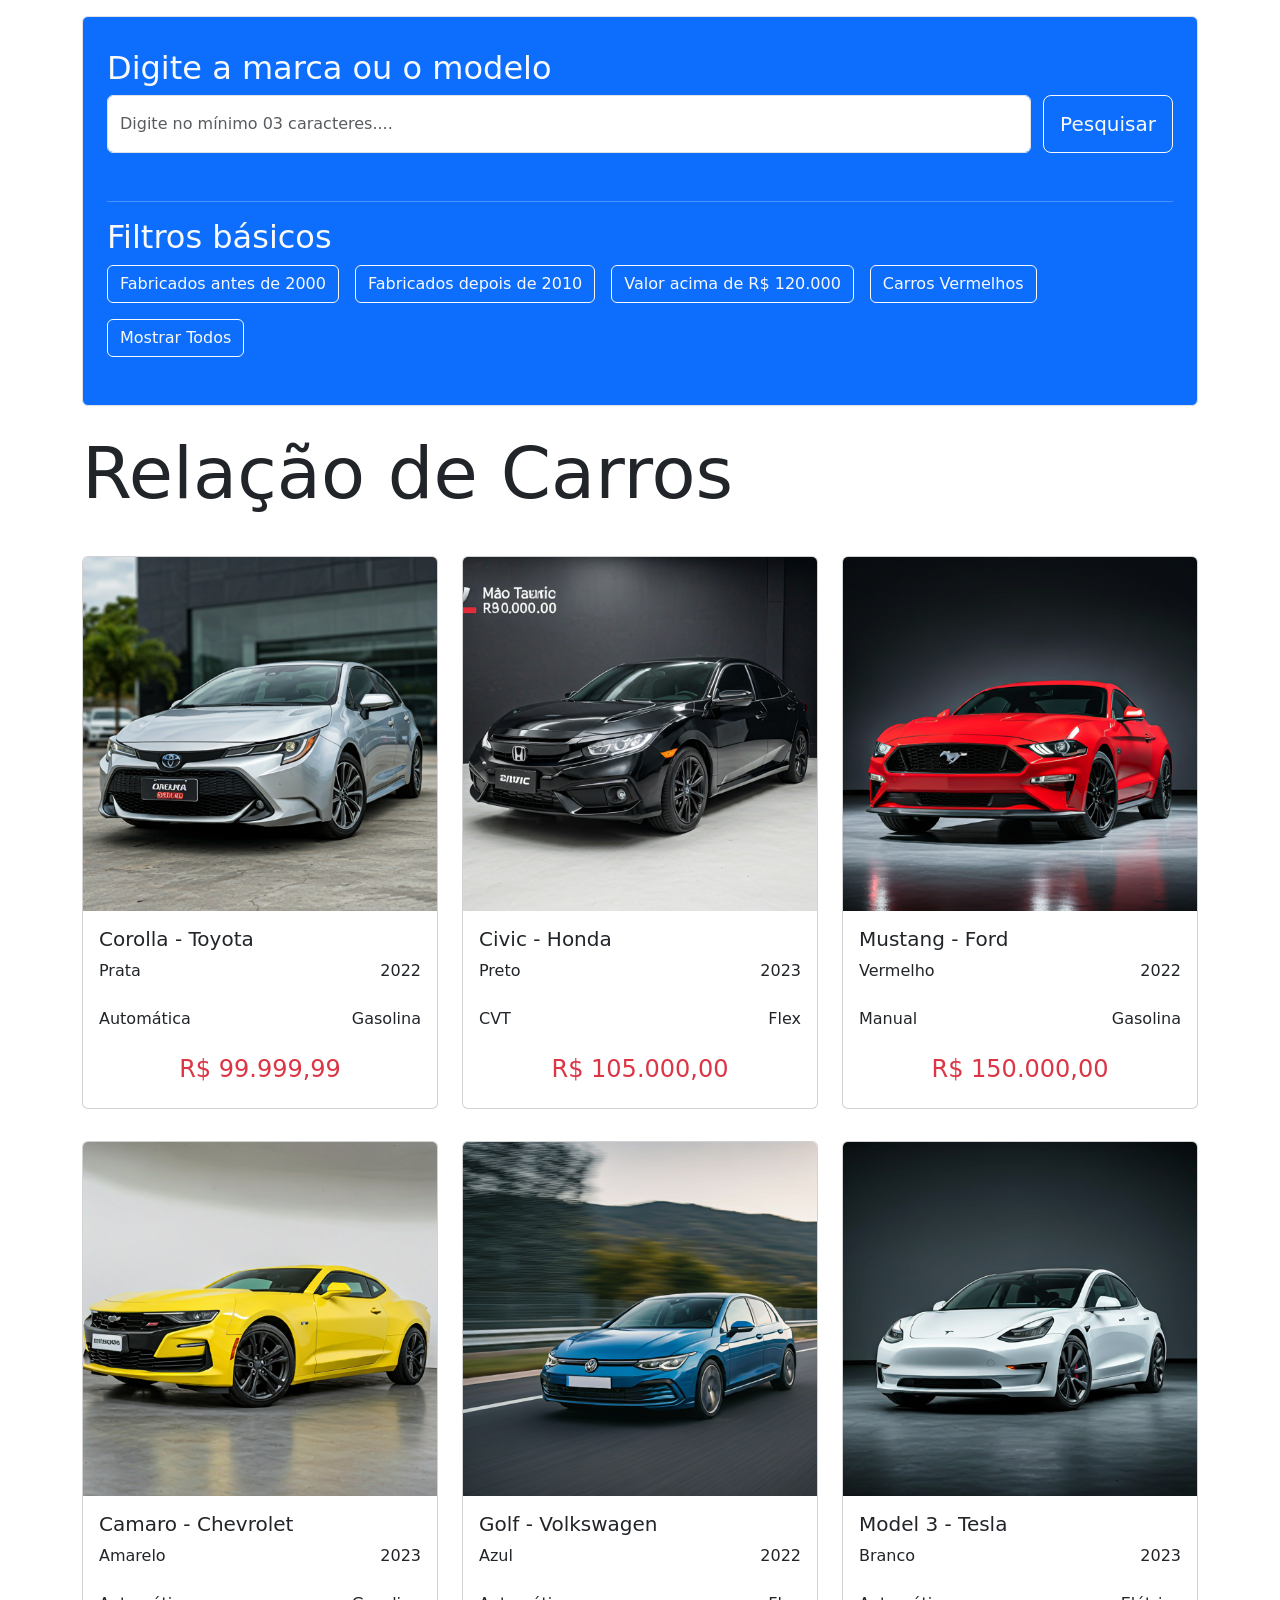
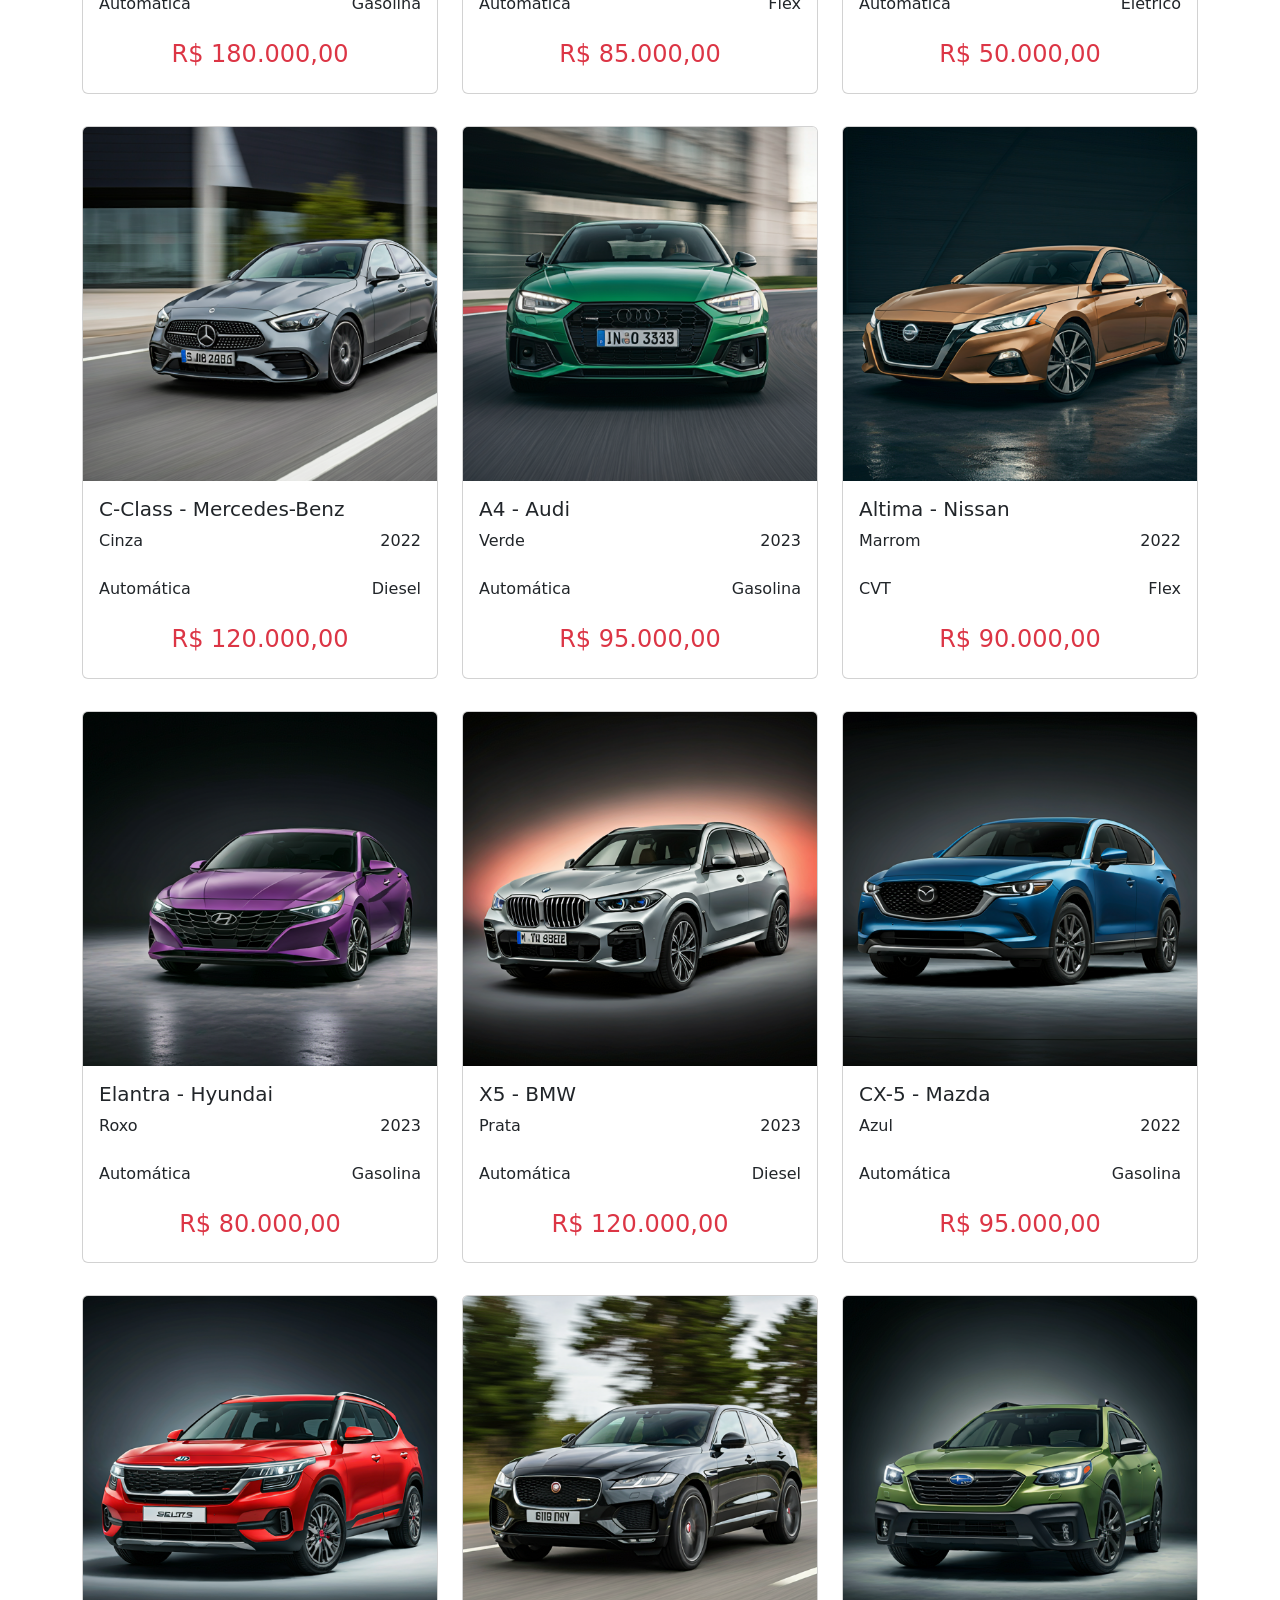
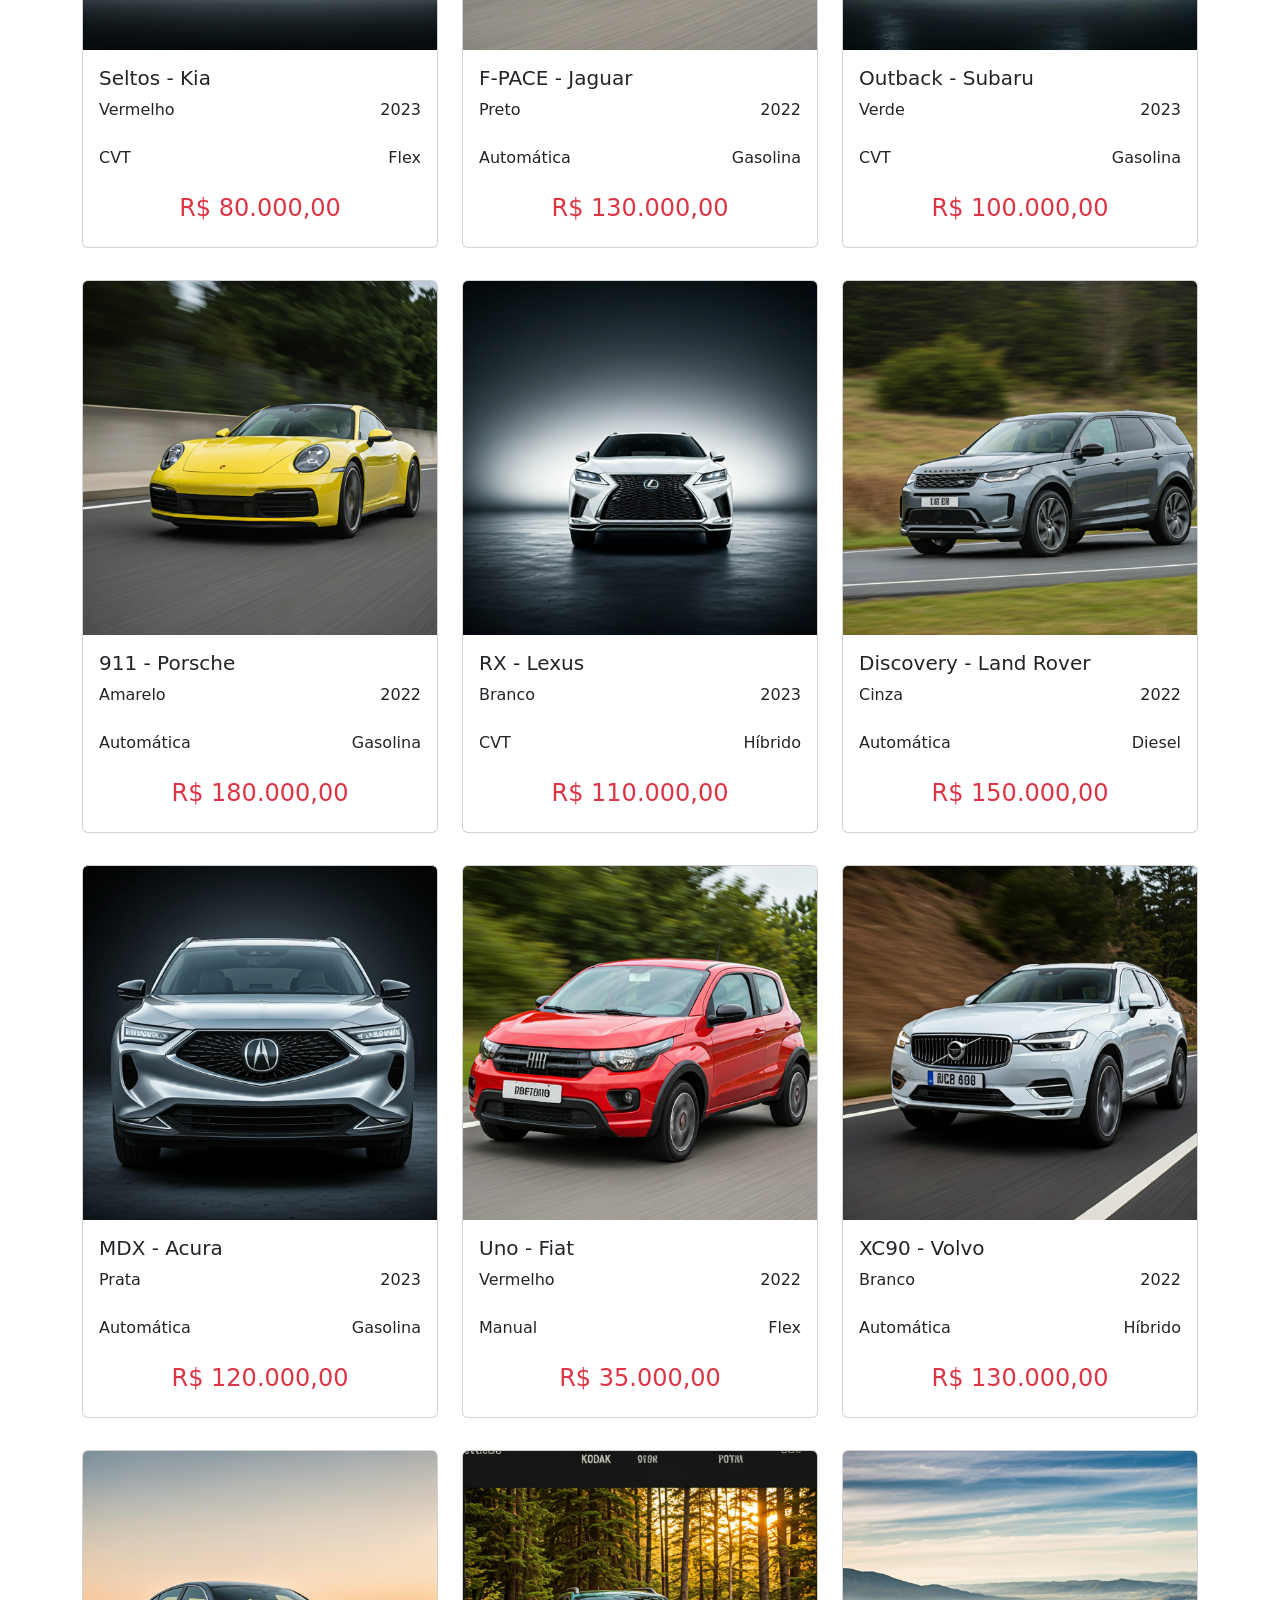
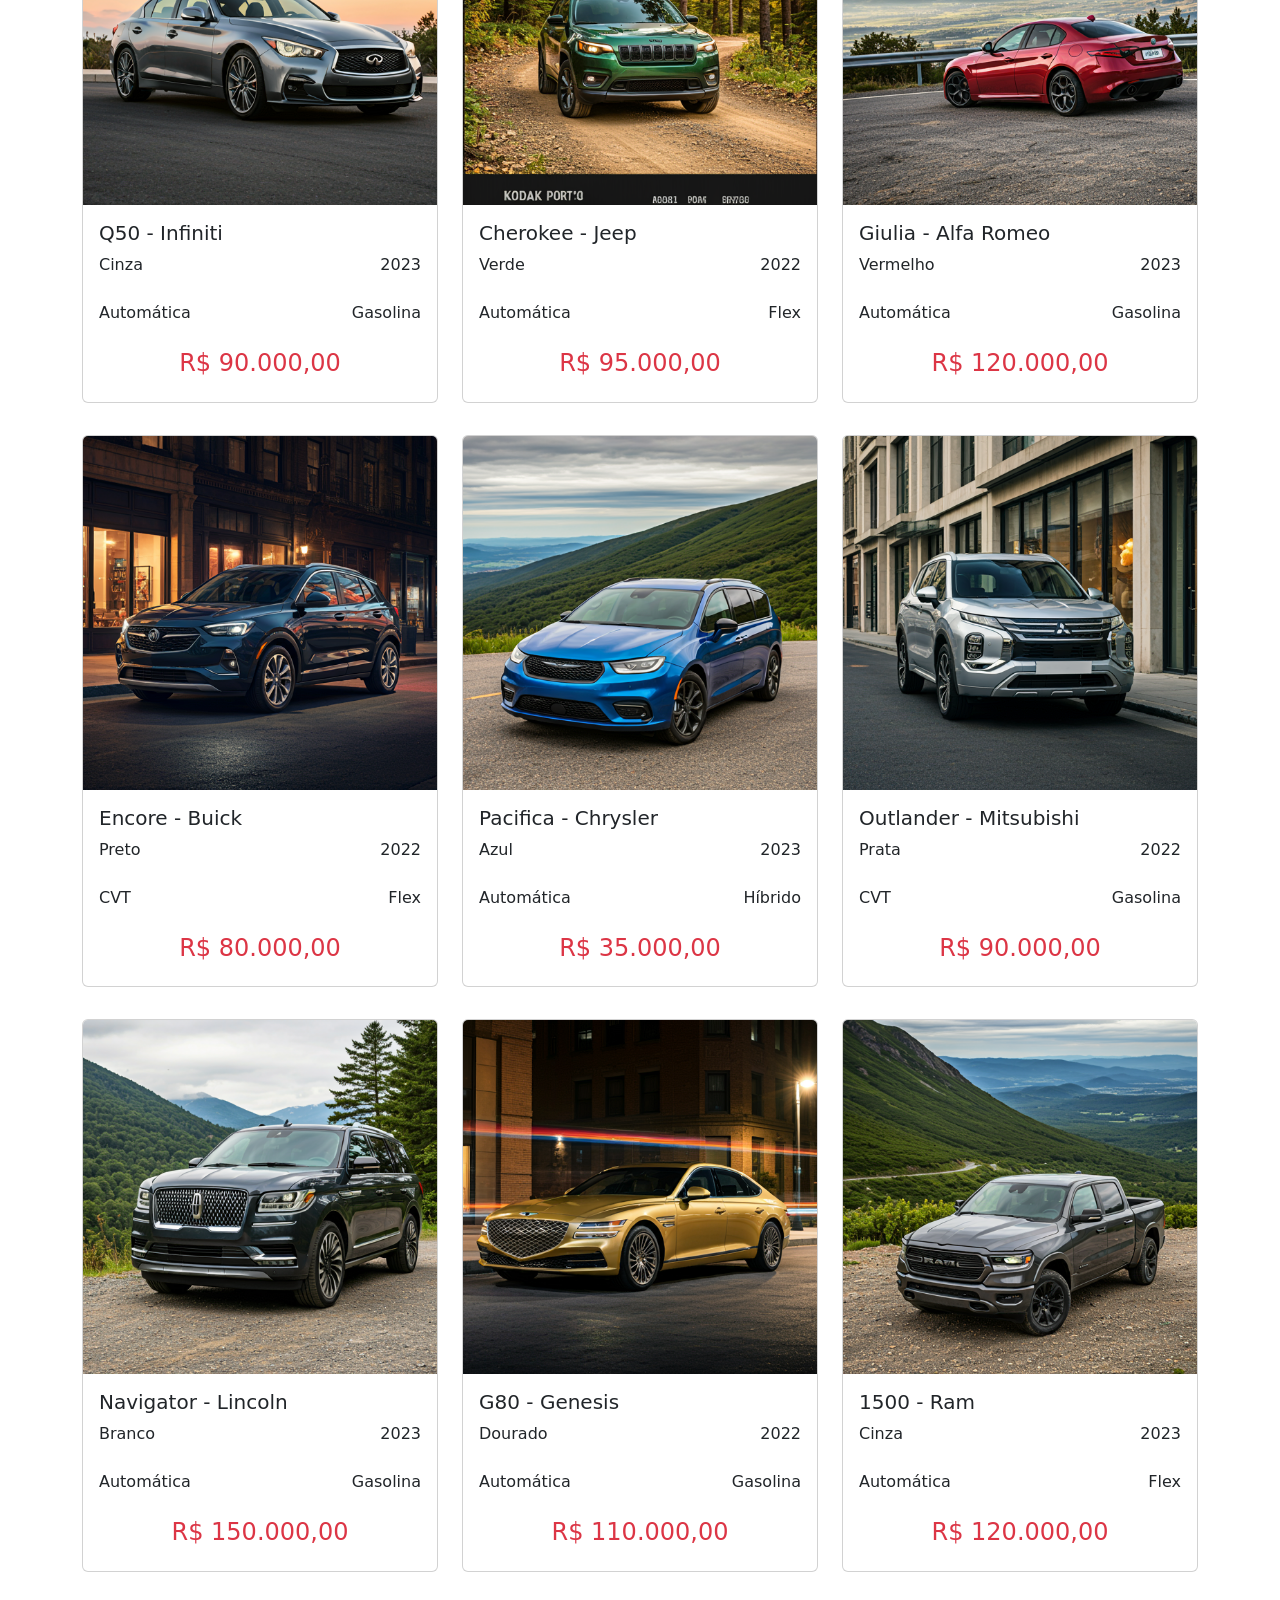
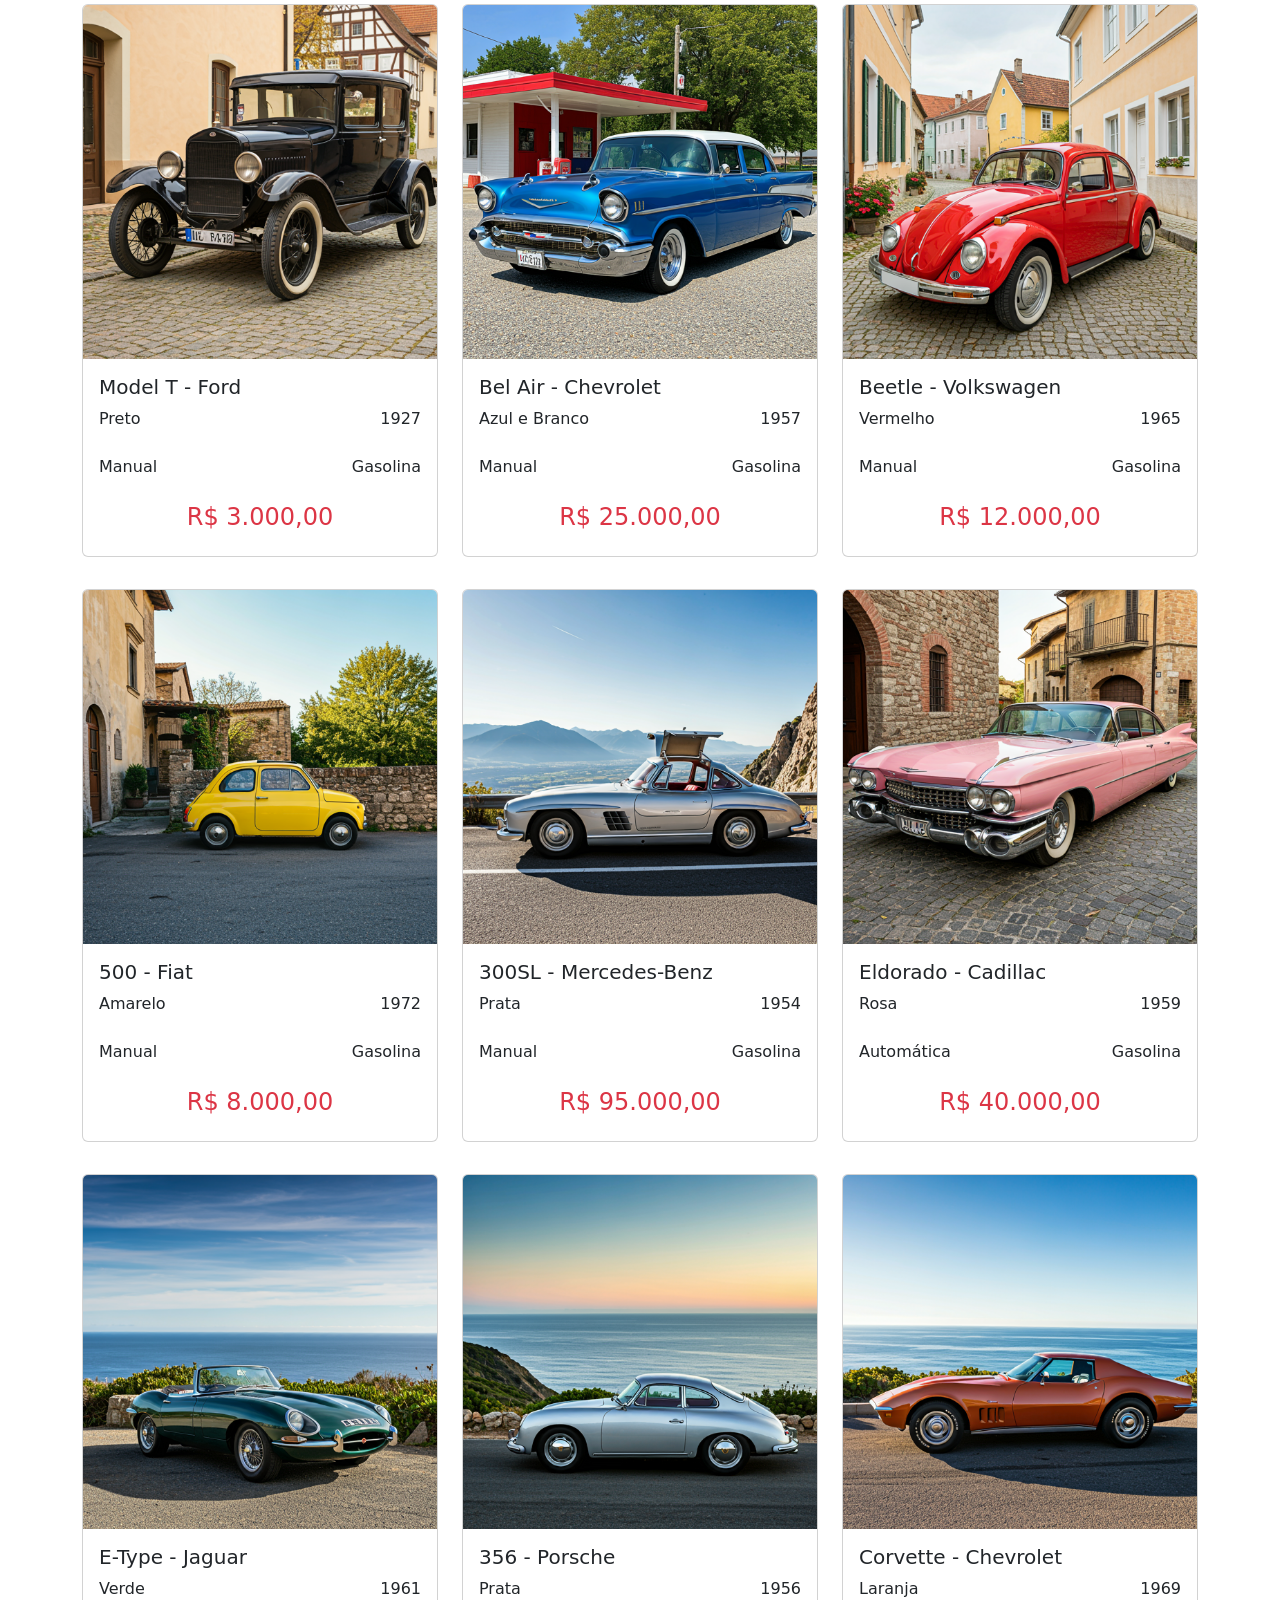
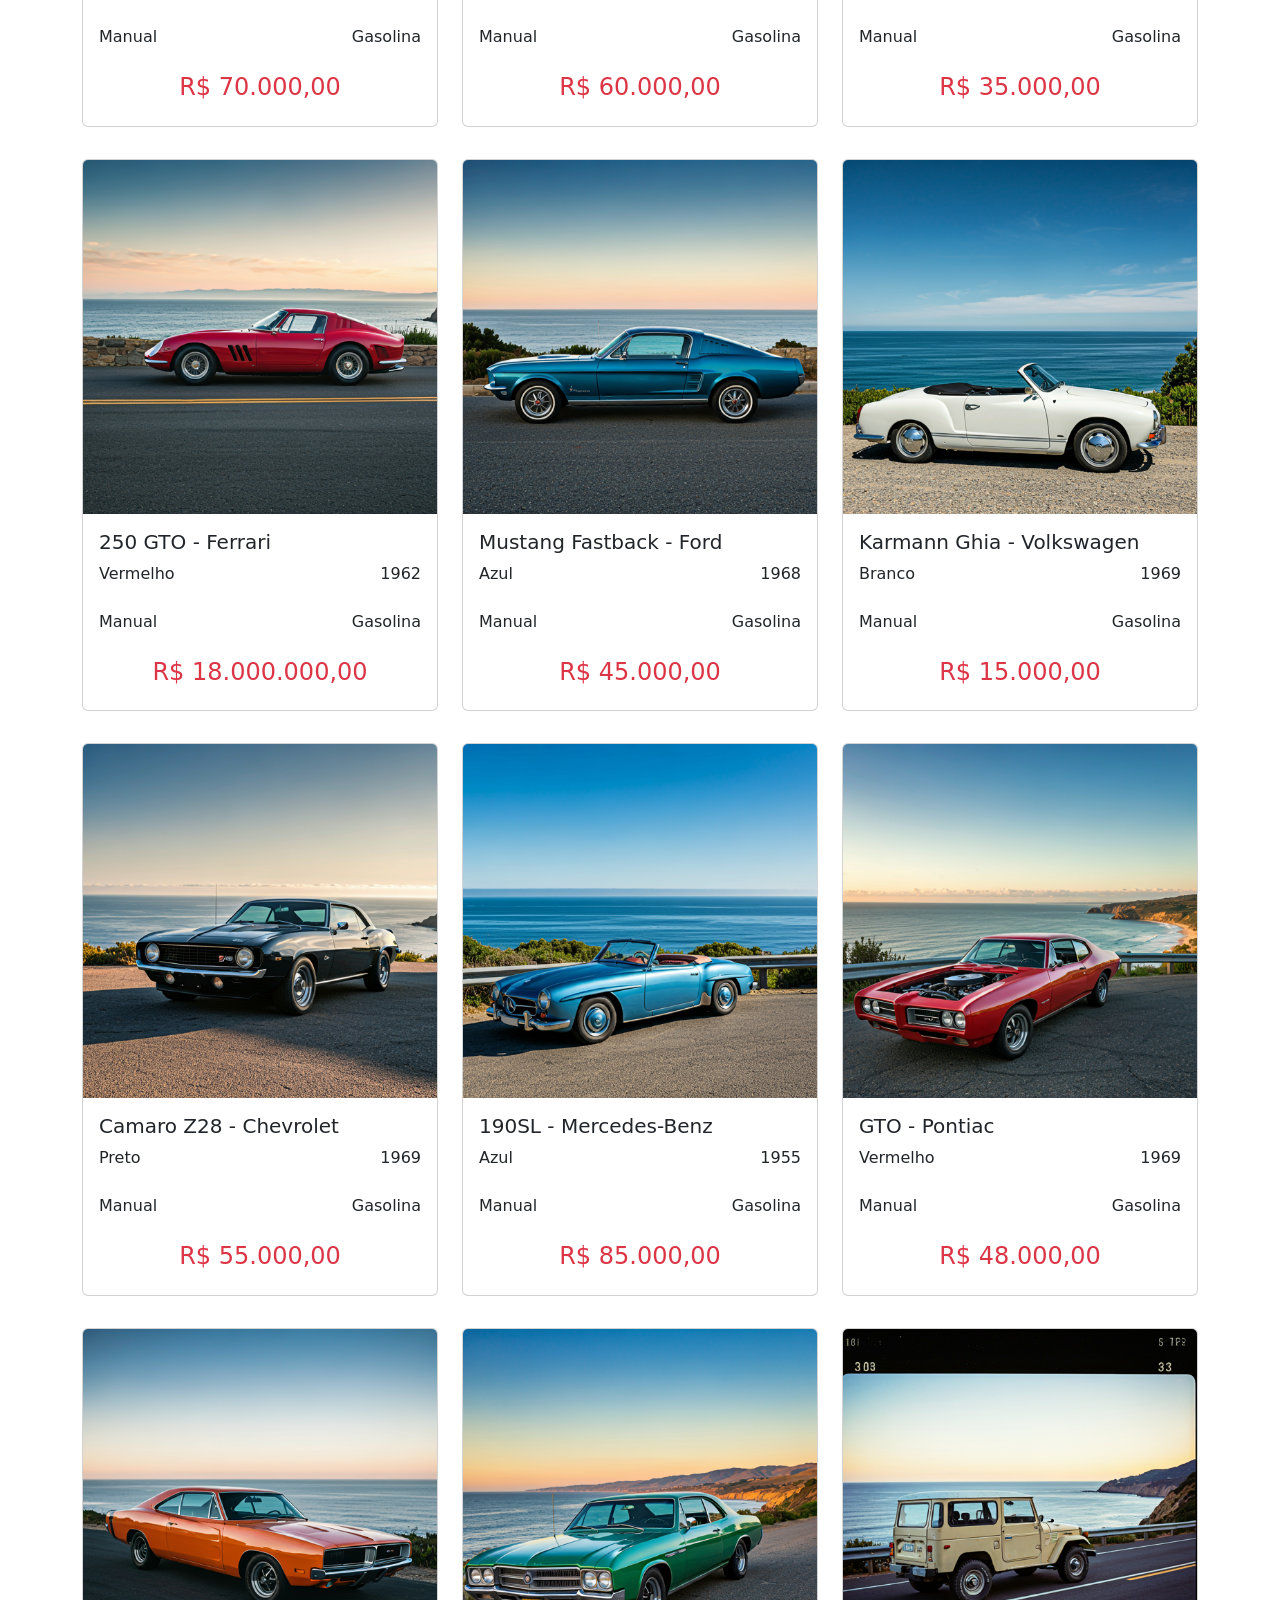
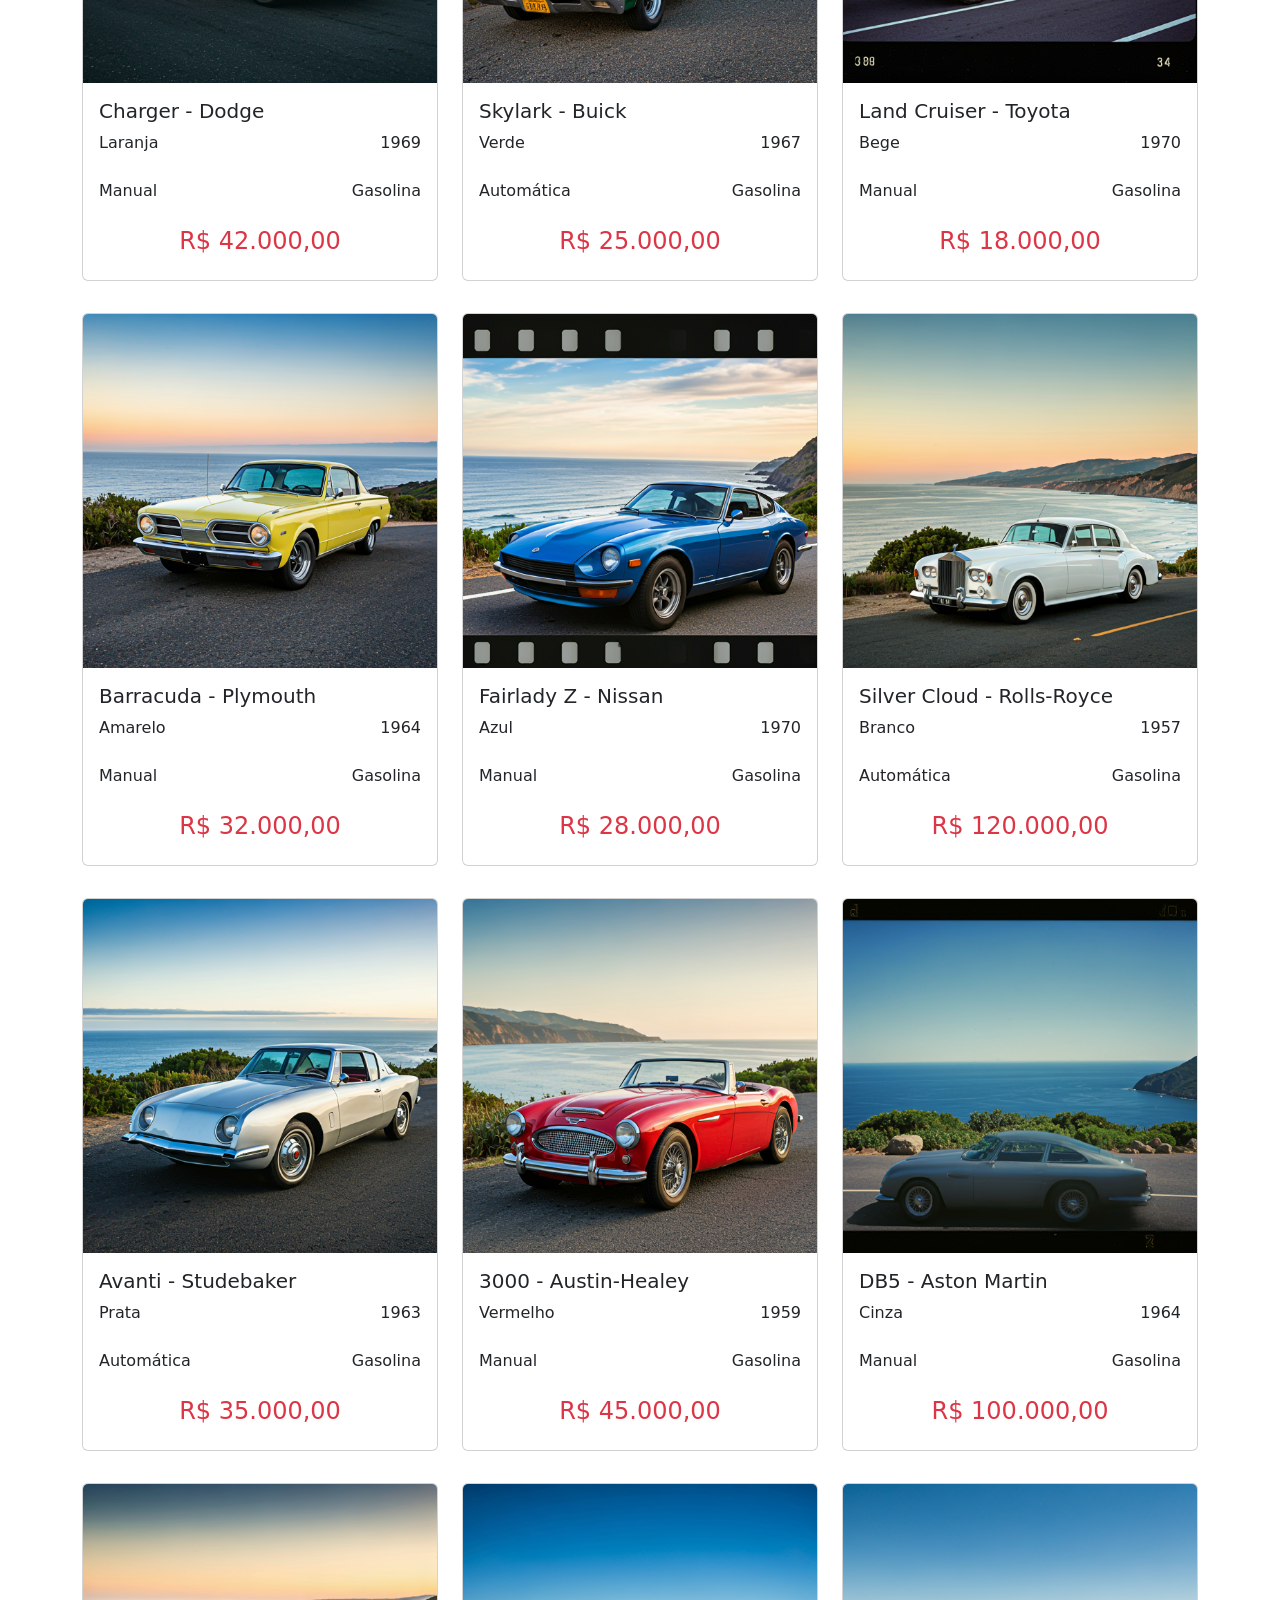
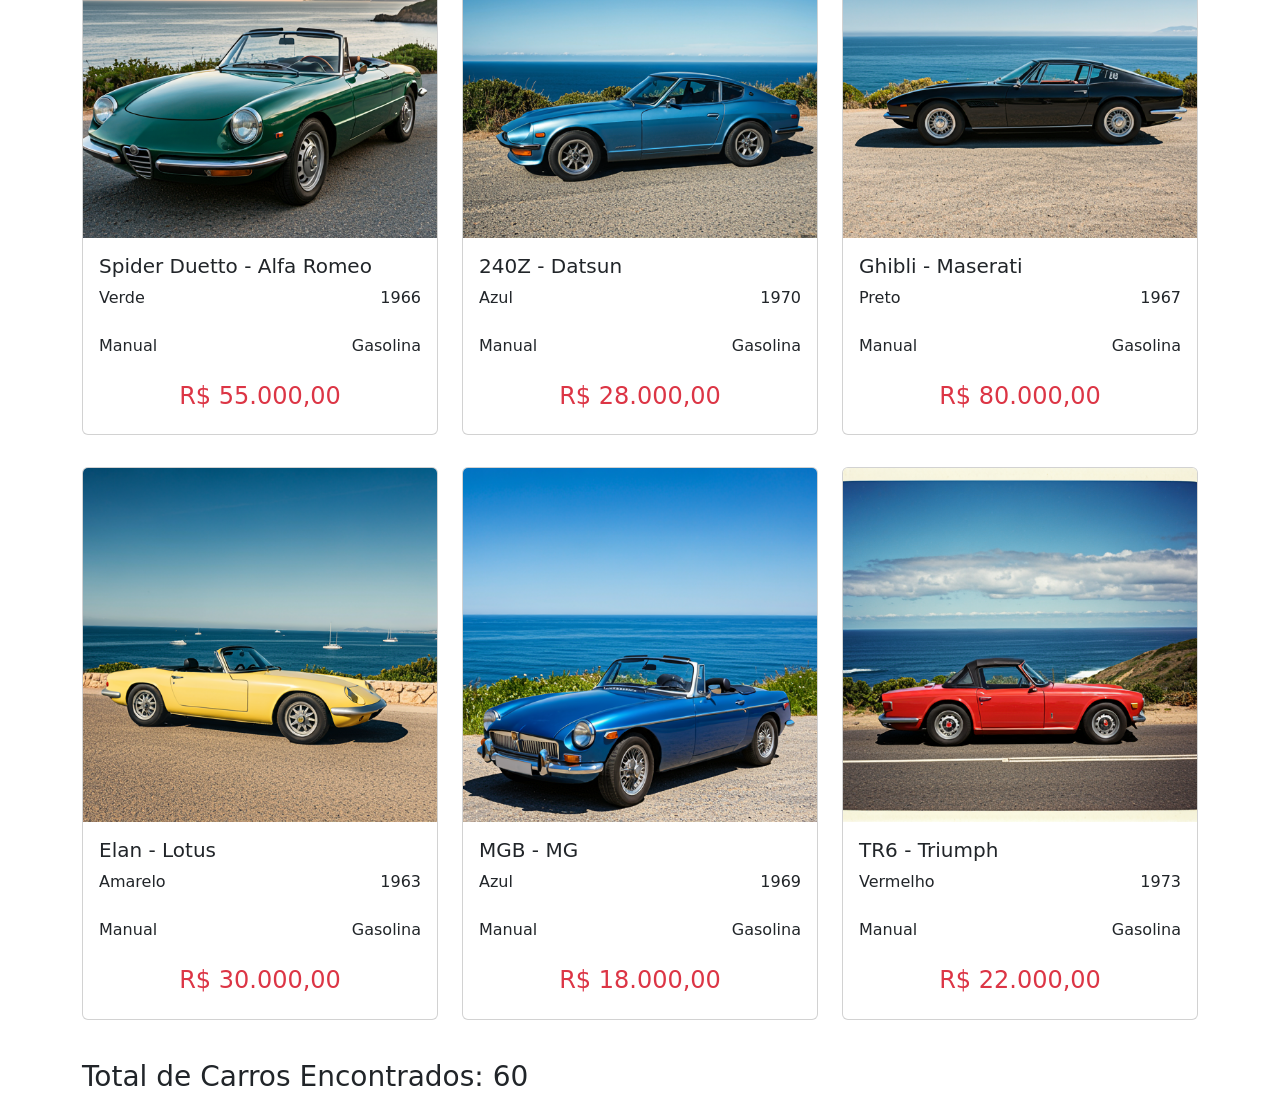
<file: carros-lp/index.html>
<!doctype html>
<html lang="pt-BR">

<head>
    <meta charset="utf-8">
    <meta name="viewport" content="width=device-width, initial-scale=1">
    <title>Carros</title>
    <link href="https://cdn.jsdelivr.net/npm/bootstrap@5.3.8/dist/css/bootstrap.min.css" rel="stylesheet"
    integrity="sha384-sRIl4kxILFvY47J16cr9ZwB07vP4J8+LH7qKQnuqkuIAvNWLzeN8tE5YBujZqJLB" crossorigin="anonymous">
</head>


<body>
    <main class="container">

        <section class="border rounded-2 p-4 my-3  bg-primary text-light">
    <h2 class="my-2">Digite a marca ou o modelo</h2>
    <form id="busca" name="busca" method="get" action="" class="mb-1">
        <div class="d-flex gap-2">
            <input type="search" id="txtBusca" name="txtBusca" class="form-control py-3 me-1"
                placeholder="Digite no mínimo 03 caracteres...." required>
            <button type="submit" class="btn btn-outline-light btn-lg">Pesquisar</button>
        </div>
    </form>
    
    <div id="buscasRealizadas" class="text-light mb-5"></div>
    <hr>
    <h2 class="mb-2">Filtros básicos</h2>
    <div class="d-flex flex-wrap justify-content-center justify-content-sm-start gap-3 mb-4">
        <button class="btn btn-outline-light filtro" data-filtro="antes2000">
            Fabricados antes de 2000
        </button>
        <button class="btn btn-outline-light filtro" data-filtro="depois2010">
            Fabricados depois de 2010
        </button>
        <button class="btn btn-outline-light filtro" data-filtro="acima120000">
            Valor acima de R$ 120.000
        </button>
        <button class="btn btn-outline-light filtro" data-filtro="vermelhos">
            Carros Vermelhos
        </button>
        <button class="btn btn-outline-light filtro" data-filtro="todos">
            Mostrar Todos
        </button>

    </div>
</section>

        <h2 class="display-2 my-4">Relação de Carros</h2>
        <section class="row my-4" id="gridCards"></section>

        
        <section>
            <h3>Total de Carros Encontrados:
                <span id="totalCarros"></span>
            </h3>
        </section>
    </main>








    <!-- chamada do js que montara os cards -->
    <script type="module" src="./js/montarFront.js"></script>


</body>

</html>
</file>
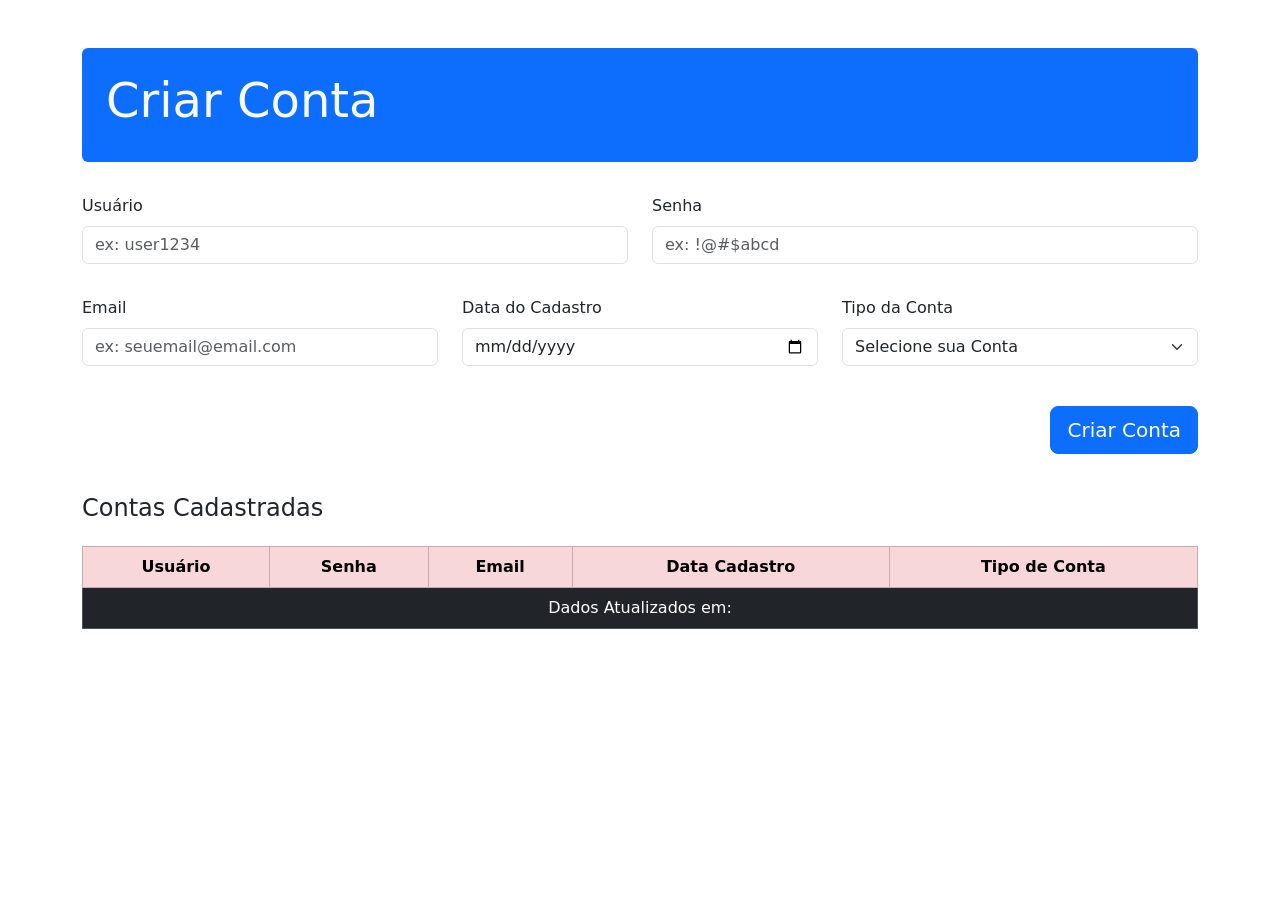
<file: criar-conta/index.html>
<!DOCTYPE html>
<html lang="pt-br">
  <head>
    <meta charset="UTF-8" />
    <meta name="viewport" content="width=device-width, initial-scale=1.0" />
    <title>MyApp</title>
    <!-- link para o BootStrap -->
    <link
      href="https://cdn.jsdelivr.net/npm/bootstrap@5.3.8/dist/css/bootstrap.min.css"
      rel="stylesheet"
      integrity="sha384-sRIl4kxILFvY47J16cr9ZwB07vP4J8+LH7qKQnuqkuIAvNWLzeN8tE5YBujZqJLB"
      crossorigin="anonymous"
    />
  </head>

  <body>
    <section class="container my-5" >
      <div class="bg-primary p-4 mt-3 rounded">
        <h1 class="display-5 text-light">Criar Conta</h1>
      </div>

      <!-- PASSAR PARA O BACK (SERVIDOR (JS)) UTILIZAR "NAME" -->
      <!-- Name para mandar para o servidor -->
      <!-- Method --> 
       <!-- GET: As informações ficam em cima, na barra de url -->
       <!-- PlaceHolder, é um texto que aparece no campo, somente quando não digita, e some quando acionado -->
        <!-- MINLENGHT E MAXLENGHT: Definem a quantidade miníma e máxima de caracterese, a ser usado respectivamente. -->
         <!-- REQUIRED: Indica a obrigação de preencher o campo -->

      <form id="criarConta" name="criarConta" method="get" action="">

        <!-- Usar o grid do Bootstrap -->
        <div class="row my-3">

          <div class="my-3 col-md-6">
            <label for="usuario"  class="form-label">Usuário</label>
            <input type="text" id="usuario" name="usuario" class="form-control"
            placeholder="ex: user1234" minlength="10" maxlength="20" required>
          </div>


          <!-- OBS GRID BOOTSRAO (ESTUDAR) -->

          <div class="my-3 col-md-6">
            <label for="senha" class="form-label">Senha</label>
            <input type="password" id="senha"  name="senha" class="form-control"  
            placeholder="ex: !@#$abcd"  minlength="8" maxlength="20" required>
          </div>

          <div class="my-3 col-md-4">
            <label for="email" class="form-label">Email</label>
            <input type="email" id="email" name="email" class="form-control"
            placeholder="ex: seuemail@email.com" maxlength="40" required>
          </div>

            <div class="my-3 col-md-4">
                <label for="dataCadastro" class="form-label">Data do Cadastro</label>
                <input type="date" id="dataCadastro" name="dataCadastro" class="form-control"
                required>

                <!-- OBS: NÃO É NECESSÁRIO PLACEHOLDER NEM TAMANHO MÁX -->
                 <!-- outros exemplos de tipos de input: TIME e DATE-TIME-LOCAL, ALÉM DE WEEK e MONTH -->
            </div>


                <!-- DISABLE: Desabilita a possibilidade de selecionar uma opção da caixa de select -->
                <!-- Imporante usar o "SELECTED" que é usado para selecionar inicialemnte dps desabilitar -->
                <!-- VALUE: É o indicativo do valor da sua option, serve para correponder a option a aum valor -->

            <div class="my-3 col-md-4">
                <label for="tipoConta" class="form-label">Tipo da Conta</label>
                <select name="tipoConta" id="tipoConta" required class="form-select">
                    <option value="" disabled selected>Selecione sua Conta</option>
                    <option value="Free">Free</option>
                    <option value="Vip">Vip</option>
                    <option value="Premium">Premium</option>
                </select>

            </div>


            <div class="my-4 d-flex justify-content-end">
            <button type="submit"  class="btn btn-primary btn-lg"> Criar Conta</button>
            </div>





        </div>

      </form>


      <!-- tabela com os dados do form -->
       <!-- THEAD Cabeçalho Geral da minha Tabela-->
        <!-- tr = Table Row  (linha da tabela), Precisa ser colocada para declarar a maquina que é uma linha-->
         <!-- th linha do cabeçalho (table head, classifica como a linha geral) -->
          <!-- Só vai ser possível, montar essas colunas com o tr -->
           <!-- td = Table Data, a linha para  os dados da tabela -->
            <!-- (       (tr>td*5{abcd})*5     ) -->


            <h4>Contas Cadastradas</h4>
      <div class="my-4"></div>
      <table class="table table-striped  table-bordered table-hover text-center">
        <thead class="table-danger ">
          <tr>
            <th> Usuário</th>
            <th> Senha</th>
            <th> Email</th>
            <th> Data Cadastro</th>
            <th>Tipo de Conta</th>
          </tr>
        </thead>


        <tbody id="dadosConta"></tbody>

        <tfoot class="table-dark">
          <tr>
            <td colspan="5">Dados Atualizados em: </td>
          </tr>
        </tfoot>
      </table>

    </section>
    <script src="./js/criarconta.js"></script>
  </body>
</html>
</file>
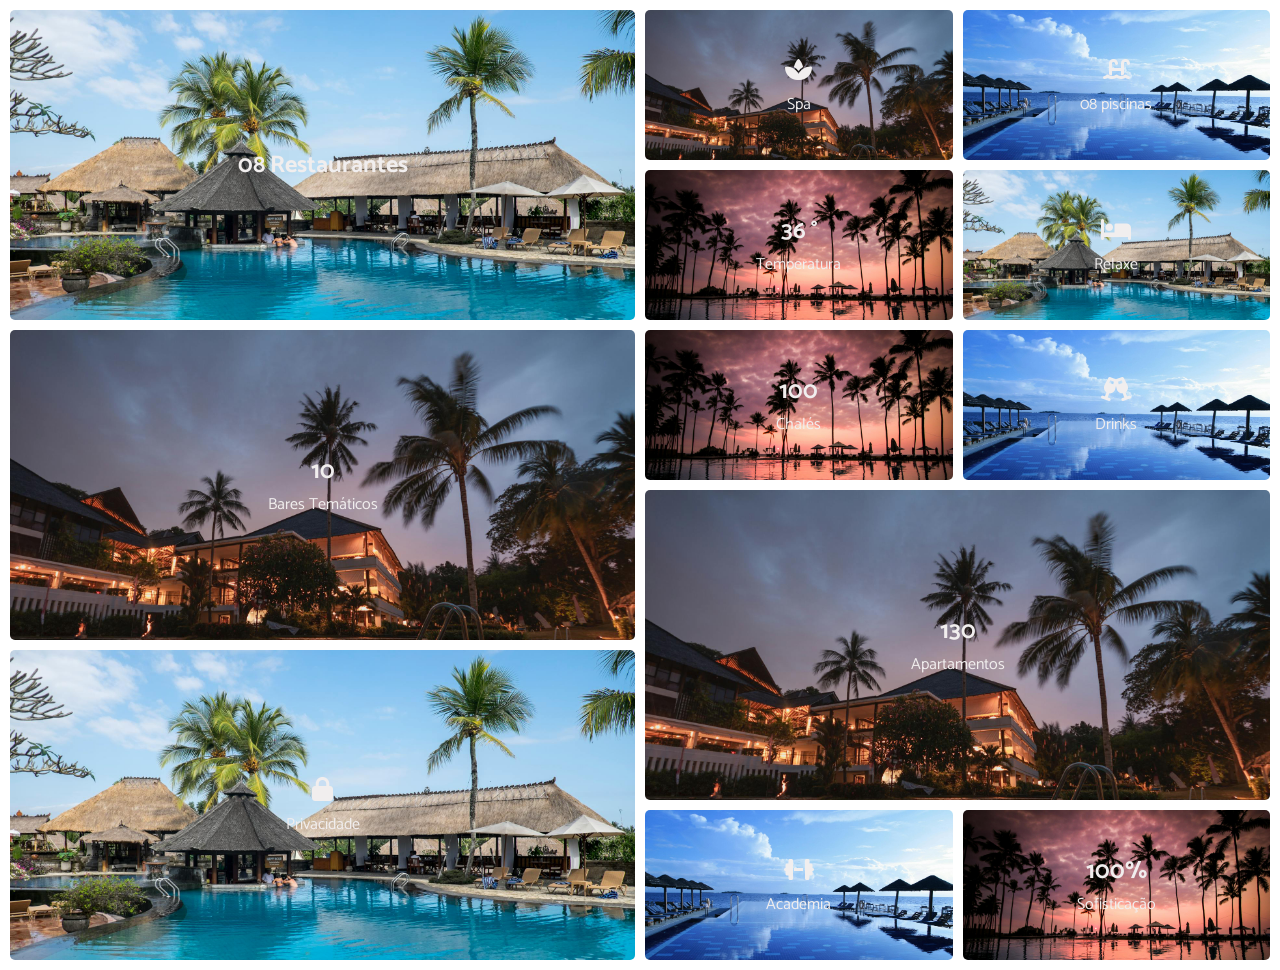
<file: ex-grid-hotel/index.html>
<!DOCTYPE html>
<html lang="pt-BR">

<head>
    <meta charset="UTF-8">
    <meta name="viewport" content="width=device-width, initial-scale=1.0">
    <title>Grid</title>

    <link rel="preconnect" href="https://fonts.googleapis.com">
    <link rel="preconnect" href="https://fonts.gstatic.com" crossorigin>
    <link href="https://fonts.googleapis.com/css2?family=Catamaran:wght@500&display=swap" rel="stylesheet">

    <link rel="stylesheet" href="https://cdnjs.cloudflare.com/ajax/libs/font-awesome/6.6.0/css/all.min.css"
        integrity="sha512-Kc323vGBEqzTmouAECnVceyQqyqdsSiqLQISBL29aUW4U/M7pSPA/gEUZQqv1cwx4OnYxTxve5UMg5GT6L4JJg=="
        crossorigin="anonymous" referrerpolicy="no-referrer" />


    <link rel="stylesheet" href="./css/style.css">
</head>

<body>
    <div class="container">
        <div class="box bg1 span-row span-col">
            <h2>08 Restaurantes</h2>
        </div>
        <div class="box bg2">
            <h2><i class="fa-solid fa-spa"></i></h2>
            <p>Spa</p>
        </div>
        <div class="box bg3">
            <h2><i class="fa-solid fa-water-ladder"></i></h2>
            <p>08 piscinas</p>
        </div>
        <div class="box bg4">
            <h2>36 &deg;</h2>
            <p>Temperatura</p>
        </div>
        <div class="box bg1">
            <h2><i class="fas fa-bed"></i></h2>
            <p>Relaxe</p>
        </div>
        <div class="box bg2 span-row span-col">
            <h2>10</h2>
            <p>Bares Temáticos</p>
        </div>
        <div class="box bg4">
            <h2>100</h2>
            <p>Chalés</p>
        </div>
        <div class="box bg3">
            <h2><i class="fa-solid fa-champagne-glasses"></i></h2>
            <p>Drinks</p>
        </div>
        <div class="box bg2 span-row span-col">
            <h2>130</h2>
            <p>Apartamentos</p>
        </div>
        <div class="box bg1 span-row span-col">
            <h2><i class="fa-solid fa-lock"></i></h2>
            <p>Privacidade</p>
        </div>
        <div class="box bg3">
            <h2><i class="fas fa-dumbbell"></i></h2>
            <p>Academia</p>
        </div>
        <div class="box bg4">
            <h2>100%</h2>
            <p>Sofisticação</p>
        </div>
    </div>
</body>

</html>
</file>
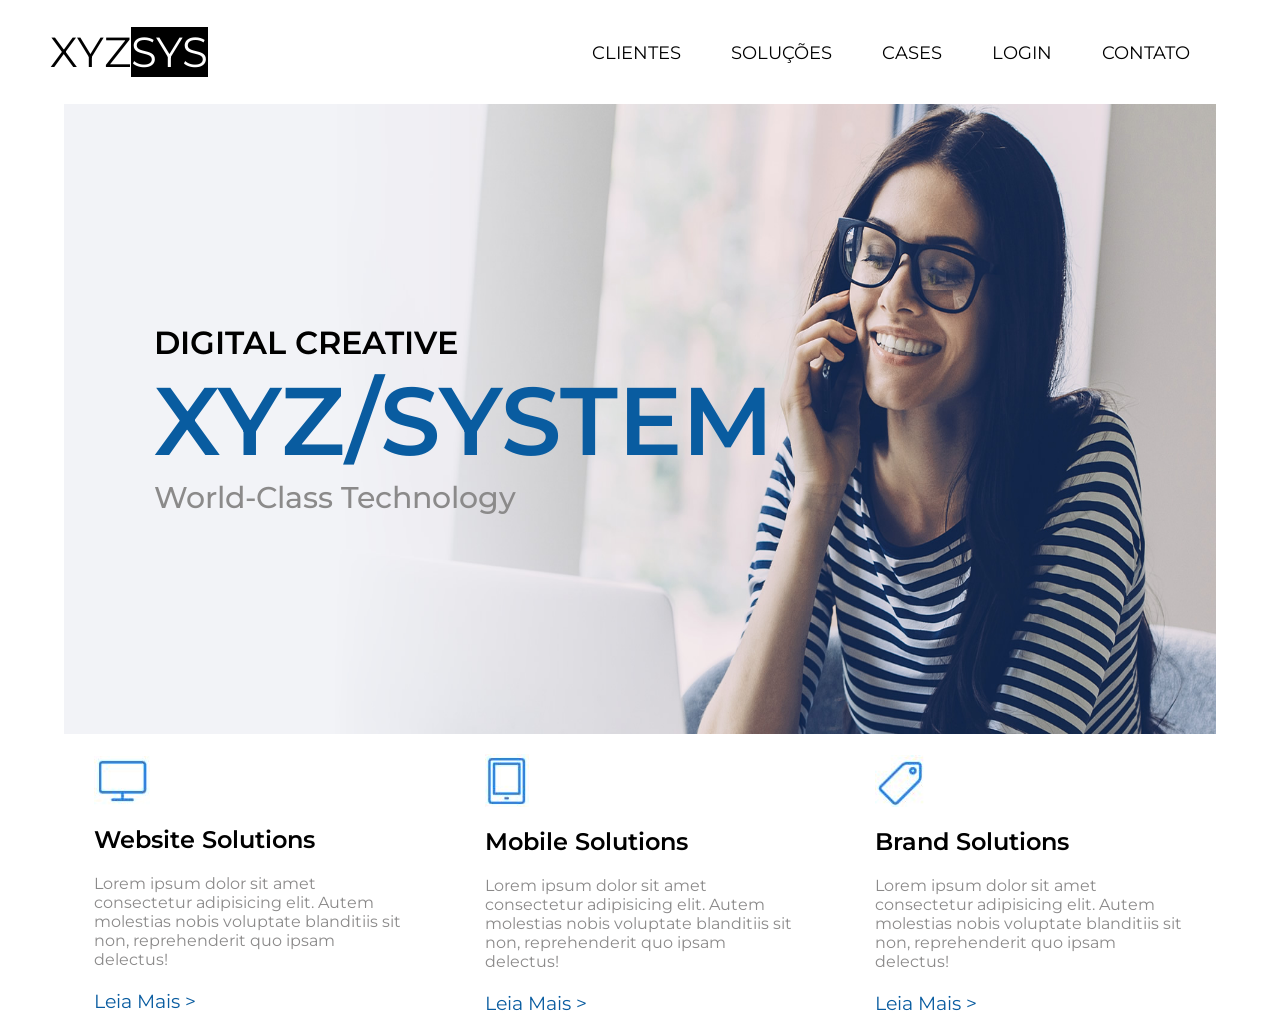
<file: landing-page-XYS/index.html>
<!DOCTYPE html>
<html lang="pt-br">

<head>
    <meta charset="UTF-8">
    <meta name="viewport" content="width=device-width, initial-scale=1.0">
    <title>XYZSYS</title>

    <!-- Google Fonts -->
    <link rel="preconnect" href="https://fonts.googleapis.com">
    <link rel="preconnect" href="https://fonts.gstatic.com" crossorigin>
    <link href="https://fonts.googleapis.com/css2?family=Montserrat:ital,wght@0,100..900;1,100..900&display=swap"
        rel="stylesheet">

    <link rel="stylesheet" href="./css/styles.css">
</head>

<body>
    <header class="cabecalho">
        <div class="logo">
            <h1>XYZ</h1>
            <div class="SYS">
                <h1>SYS</h1>
            </div>
        </div>

        <nav class="menu">
            <ul>
                <li><a href="">CLIENTES</a></li>
                <li><a href="">SOLUÇÕES</a></li>
                <li><a href="">CASES</a></li>
                <li><a href="">LOGIN</a></li>
                <li><a href="">CONTATO</a></li>
            </ul>
        </nav>
    </header>


    <div class="container">
        <div class="texts">
            <h2>DIGITAL CREATIVE</h2>
            <h1>XYZ/SYSTEM</h1>
            <h4>World-Class Technology</h4>
        </div>
    </div>

    <div class="hero">
        <div>
            <img src="./images/icone-desk.JPG" alt="Desktop Icone">
            <h3>Website Solutions</h3>
            <p>Lorem ipsum dolor sit amet consectetur adipisicing elit. Autem molestias nobis voluptate blanditiis sit
                non, reprehenderit quo ipsam delectus!</p>
                <a href="">Leia Mais > </a>
            </div>

            <div>
                <img src="./images/icone-mobile.JPG" alt="Desktop Icone">
                <h3>Mobile Solutions</h3>
                <p>Lorem ipsum dolor sit amet consectetur adipisicing elit. Autem molestias nobis voluptate blanditiis
                    sit non, reprehenderit quo ipsam delectus!</p>
                    <a href="">Leia Mais > </a>
                </div>
            

            <div>
                <img src="./images/icone-brand.JPG" alt="Desktop Icone">
                <h3>Brand Solutions</h3>
                <p>Lorem ipsum dolor sit amet consectetur adipisicing elit. Autem molestias nobis voluptate blanditiis
                    sit non, reprehenderit quo ipsam delectus!</p>
                    <a href="">Leia Mais > </a>
                </div>
        


       
    </div>





</body>

</html>
</file>
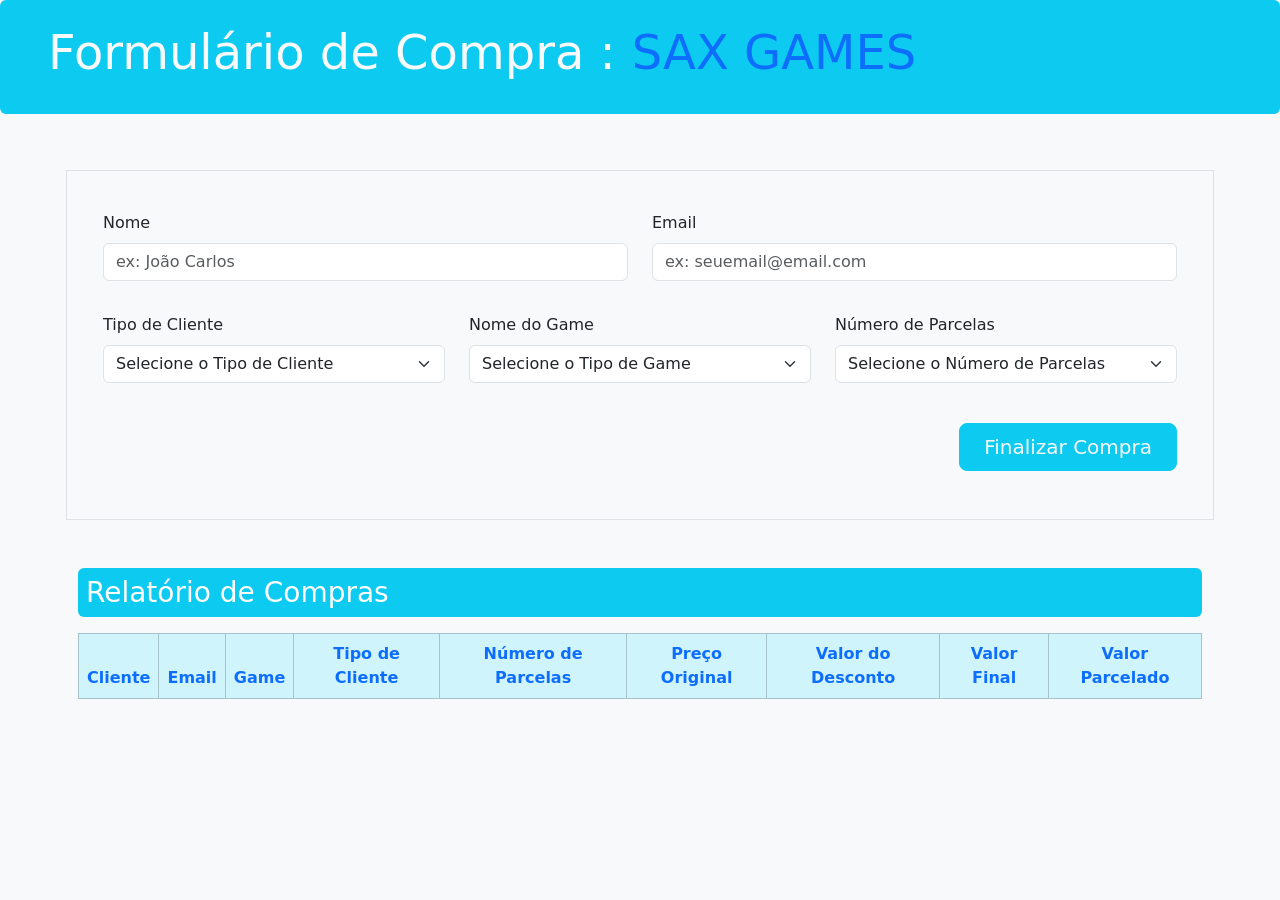
<file: sax-games/index.html>
<!DOCTYPE html>
<html lang="pt-BR">

<head>
    <meta charset="UTF-8">
    <meta name="viewport" content="width=device-width, initial-scale=1.0">
    <title>CP - 05 - Felipe Slavic RM 565687</title>

    <link href="https://cdn.jsdelivr.net/npm/bootstrap@5.3.8/dist/css/bootstrap.min.css" rel="stylesheet"
        integrity="sha384-sRIl4kxILFvY47J16cr9ZwB07vP4J8+LH7qKQnuqkuIAvNWLzeN8tE5YBujZqJLB" crossorigin="anonymous">

</head>

<body class="bg-light">

    <div class="py-4 px-5 bg-info rounded d-flex align-items-center gap-3">
        <h1 class="text-light display-5">Formulário de Compra :</h1>
        <h1 class="text-primary display-5">SAX GAMES</h1>
    </div>



    <section class="container my-5 p-2">


        <form id="formularioGames" name="formularioGames" method="get" action="">
                <div class=" row border p-4">

                <div class=" my-3 col-md-6">
                    <label for="nomeCliente" class="form-label">Nome</label>
                    <input type="text" id="nomeCliente" name="nomeCliente" class="form-control"
                        placeholder="ex: João Carlos" minlength="2" maxlength="30" required>
                </div>

                <div class=" my-3 col-md-6">
                    <label for="emailCliente" class="form-label">Email</label>
                    <input type="email" id="emailCliente" name="emailCliente" class="form-control"
                        placeholder="ex: seuemail@email.com" minlength="6" required>
                </div>

                <div class="my-3 col-md-4">
                    <label for="tipoCliente" class="form-label">Tipo de Cliente</label>
                    <select name="tipoCliente" id="tipoCliente" class="form-select" required>
                        <option disabled selected value="">Selecione o Tipo de Cliente</option>
                        <option value="Cliente A">Cliente A</option>
                        <option value="Cliente B">Cliente B</option>
                        <option value="Cliente C">Cliente C</option>
                    </select>

                </div>

                <div class="my-3 col-md-4">
                    <label for="tipoGame" class="form-label">Nome do Game</label>
                    <select name="tipoGame" id="tipoGame" class="form-select" required>
                        <option disabled selected value="">Selecione o Tipo de Game</option>
                        <option value="299.99"> Elden Ring - R$ 299,99</option>
                        <option value="349.5">Spider Man 2 - R$ 349,50</option>
                        <option value="249.0">Hogwarts Legacy - R$ 249,00</option>
                        <option value="359.9">The Legend of Zelda: Tears of the Kingdom - R$ 359,90</option>
                        <option value="319.9">Resident Evil 4 Remake - R$ 319,90</option>
                    </select>
                </div>

                <div class="my-3 col-md-4">
                    <label for="numParcelas" class="form-label">Número de Parcelas</label>
                    <select name="numParcelas" id="numParcelas" class="form-select" required>
                        <option disabled selected value="">Selecione o Número de Parcelas</option>
                        <option value="1">Pagamento à Vista (1x) </option>
                        <option value="2">2 Parcelas (2x)</option>
                        <option value="3">3 Parcelas (3x)</option>
                        <option value="4">4 Parcelas (4x)</option>
                    </select>
                </div>

                <div class="my-4 d-flex justify-content-end">
                    <button type="submit" class="btn btn-info btn-lg text-light px-4">Finalizar Compra</button>
                </div>

        </div>
        </form>

        <div class="mt-5 ">
            <h3 class="bg-info text-white p-2 rounded"> Relatório de Compras</h3>

            <div>
                <table  id="tabelaCompras" class="table table-bordered table-striped table-hover text-center my-3 rounded 
                table-responsive">
                    <thead class="table-info">
                        <tr>
                            <th class="text-primary" >Cliente</th>
                            <th class="text-primary">Email</th>
                            <th class="text-primary">Game</th>
                            <th class="text-primary">Tipo de Cliente</th>
                            <th class="text-primary">Número de Parcelas</th>
                            <th class="text-primary">Preço Original</th>
                            <th class="text-primary">Valor do Desconto</th>
                            <th class="text-primary">Valor Final</th>
                            <th class="text-primary">Valor Parcelado</th>
                        </tr>
                    </thead>
                    
                    <tbody id="dadosDaCompra"></tbody>
                    
                </table>
                
                
            </div>
        </div>

    </section>

    <script type="module" src="./js/formularioCompras.js"></script>
</body>


</html>
</file>
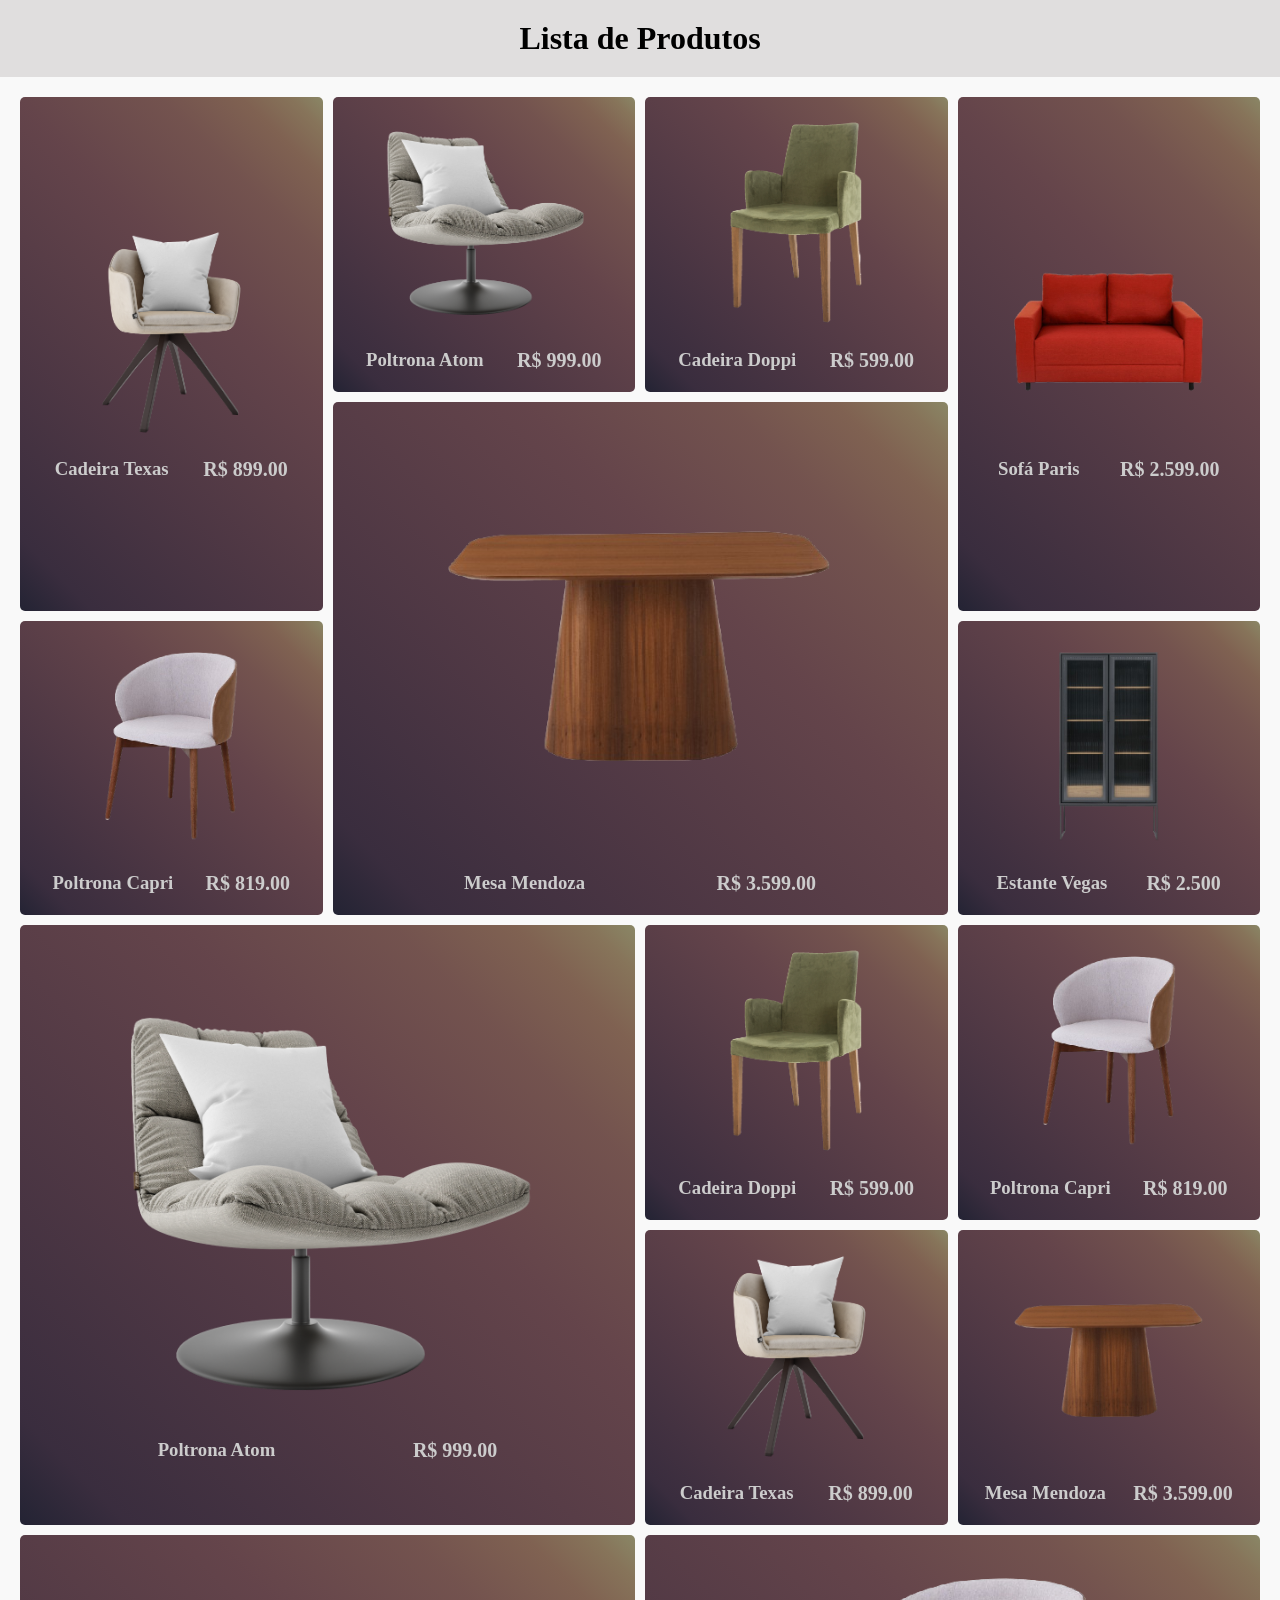
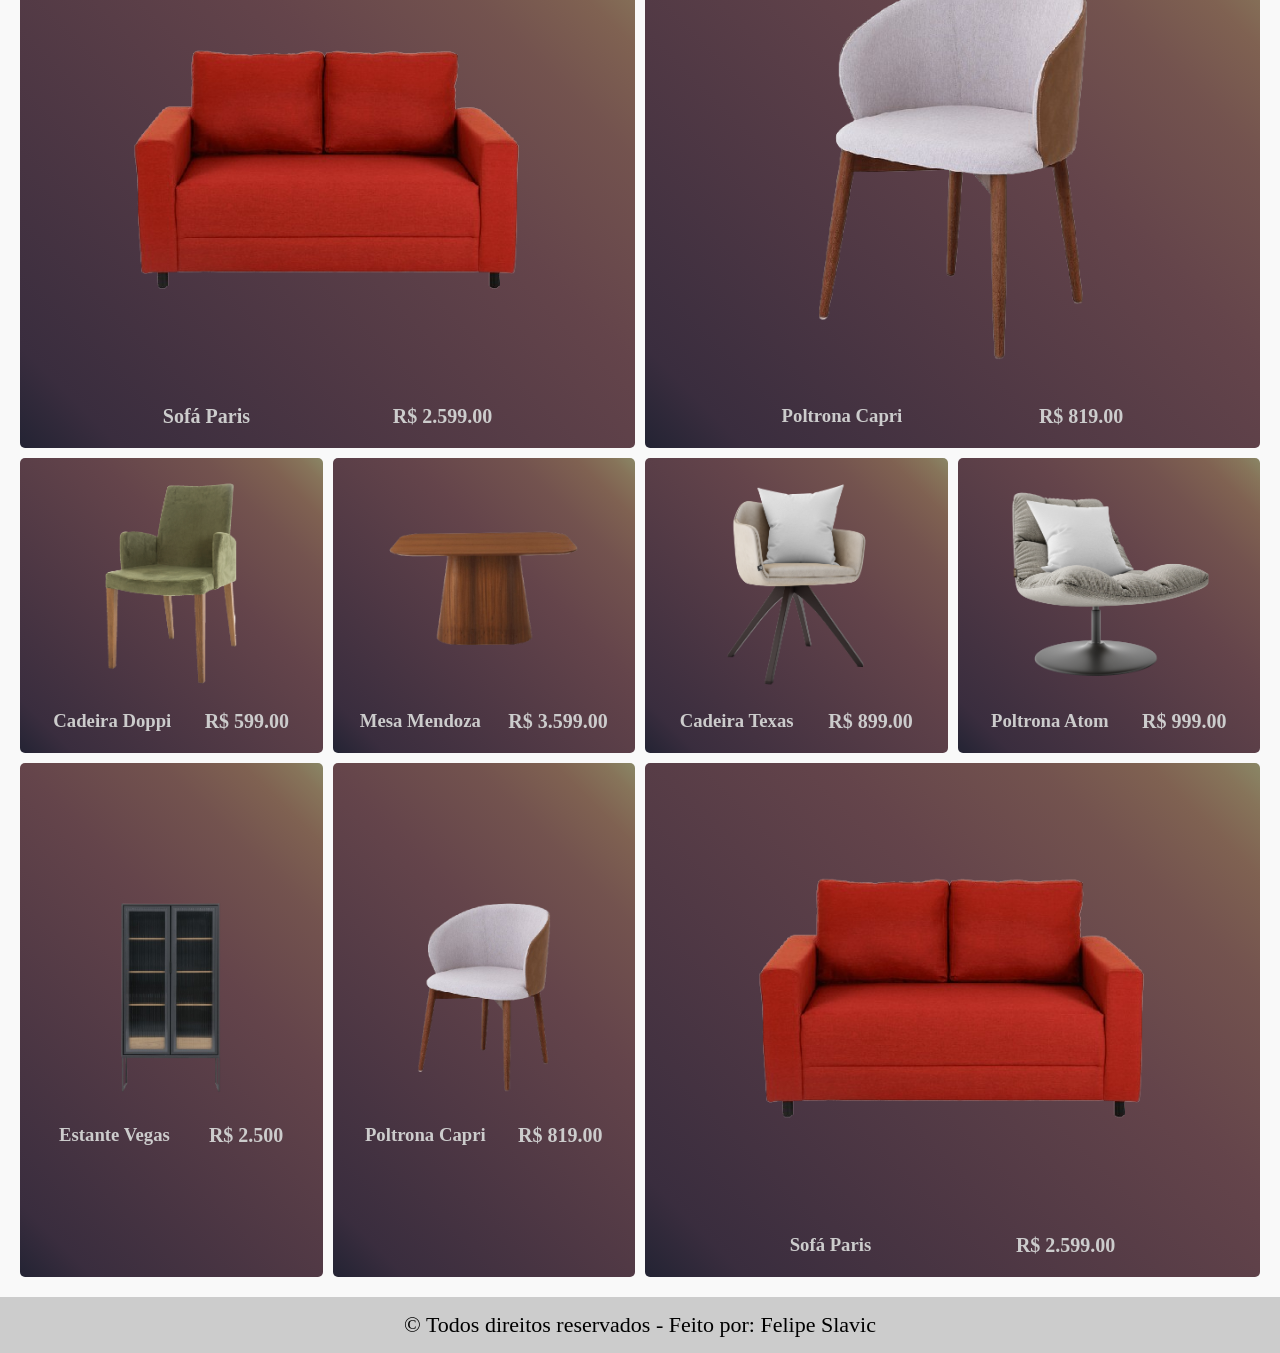
<file: catalogo-moveis/05-exercicio/index.html>
<!DOCTYPE html>
<html lang="pt-br">

<head>
    <meta charset="UTF-8">
    <meta name="viewport" content="width=device-width, initial-scale=1.0">
    <title>Grid - Produtos</title>

    <link rel="stylesheet" href="./css/styles.css">
</head>

<body>   
    <header>
       <h1>Lista de Produtos</h1>
   </header>
   <main>
       <article class="product-grid">
           <section class="product-item row-span  ">
               <img src="./images/product-1.png" alt="Product 1" loading="lazy">
               <div>
                   <h3>Cadeira Texas</h3>
                   <p>R$ 899.00</p>
               </div>
           </section>
           <section class="product-item">
               <img src="./images/product-2.png" alt="Product 2" loading="lazy">
               <div>
                   <h3>Poltrona Atom</h3>
                   <p>R$ 999.00</p>
               </div>
           </section>
           <section class="product-item">
               <img src="./images/product-3.png" alt="Product 3" loading="lazy">
               <div>
                   <h3>Cadeira Doppi</h3>
                   <p>R$ 599.00</p>
               </div>
           </section>
           <section class="product-item  row-span">
               <img src="./images/product-5.png" alt="Product 5" loading="lazy">
               <div>
                   <h3>Sofá Paris</h3>
                   <p>R$ 2.599.00</p>
               </div>
           </section>
           <section class="product-item  row-span col-span ">
               <img src="./images/product-4.png" alt="Product 4" loading="lazy">
               <div>
                   <h3>Mesa Mendoza</h3>
                   <p>R$ 3.599.00</p>
               </div>
           </section>
           <section class="product-item">
               <img src="./images/product-6.png" alt="Product 6" loading="lazy">
               <div>
                   <h3>Poltrona Capri</h3>
                   <p>R$ 819.00</p>
               </div>
           </section>
           <section class="product-item">
               <img src="./images/product-7.png" alt="Product 7" loading="lazy">
               <div>
                   <h3>Estante Vegas</h3>
                   <p>R$ 2.500</p>
               </div>
           </section>
           <section class="product-item  row-span col-span   ">
               <img src="./images/product-2.png" alt="Product 2" loading="lazy">
               <div>
                   <h3>Poltrona Atom</h3>
                   <p>R$ 999.00</p>
               </div>
           </section>
           <section class="product-item">
               <img src="./images/product-3.png" alt="Product 3" loading="lazy">
               <div>
                   <h3>Cadeira Doppi</h3>
                   <p>R$ 599.00</p>
               </div>
           </section>
           <section class="product-item">
               <img src="./images/product-6.png" alt="Product 6" loading="lazy">
               <div>
                   <h3>Poltrona Capri</h3>
                   <p>R$ 819.00</p>
               </div>
           </section>
           <section class="product-item">
               <img src="./images/product-1.png" alt="Product 1" loading="lazy">
               <div>
                   <h3>Cadeira Texas</h3>
                   <p>R$ 899.00</p>
               </div>
           </section>
           <section class="product-item">
               <img src="./images/product-4.png" alt="Product 4" loading="lazy">
               <div>
                   <h3>Mesa Mendoza</h3>
                   <p>R$ 3.599.00</p>
               </div>
           </section>
           <section class="product-item  row-span col-span ">
               <img src="./images/product-5.png" alt="Product 5" loading="lazy">
               <div>
                   <p>Sofá Paris</p>
                   <p>R$ 2.599.00</p>
               </div>
           </section>
           <section class="product-item  row-span col-span    ">
               <img src="./images/product-6.png" alt="Product 6" loading="lazy">
               <div>
                   <h3>Poltrona Capri</h3>
                   <p>R$ 819.00</p>
               </div>
           </section>
           <section class="product-item">
               <img src="./images/product-3.png" alt="Product 3" loading="lazy">
               <div>
                   <h3>Cadeira Doppi</h3>
                   <p>R$ 599.00</p>
               </div>
           </section>
           <section class="product-item">
               <img src="./images/product-4.png" alt="Product 4" loading="lazy">
               <div>
                   <h3>Mesa Mendoza</h3>
                   <p>R$ 3.599.00</p>
               </div>
           </section>
           <section class="product-item">
               <img src="./images/product-1.png" alt="Product 1" loading="lazy">
               <div>
                   <h3>Cadeira Texas</h3>
                   <p>R$ 899.00</p>
               </div>
           </section>
           <section class="product-item">
               <img src="./images/product-2.png" alt="Product 2" loading="lazy">
               <div>
                   <h3>Poltrona Atom</h3>
                   <p>R$ 999.00</p>
               </div>
           </section>
           <section class="product-item row-span ">
               <img src="./images/product-7.png" alt="Product 7" loading="lazy">
               <div>
                   <h3>Estante Vegas</h3>
                   <p>R$ 2.500</p>
               </div>
           </section>
           <section class="product-item  row-span">
               <img src="./images/product-6.png" alt="Product 6" loading="lazy">
               <div>
                   <h3>Poltrona Capri</h3>
                   <p>R$ 819.00</p>
               </div>
           </section>
           <section class="product-item  row-span col-span">
               <img src="./images/product-5.png" alt="Product 5" loading="lazy">
               <div>
                   <h3>Sofá Paris</h3>
                   <p>R$ 2.599.00</p>
               </div>
           </section>

       </article>
   </main>
   <footer>
       <p>© Todos direitos reservados - Feito por:  Felipe Slavic</p>
   </footer>


</body>

</html>
</file>
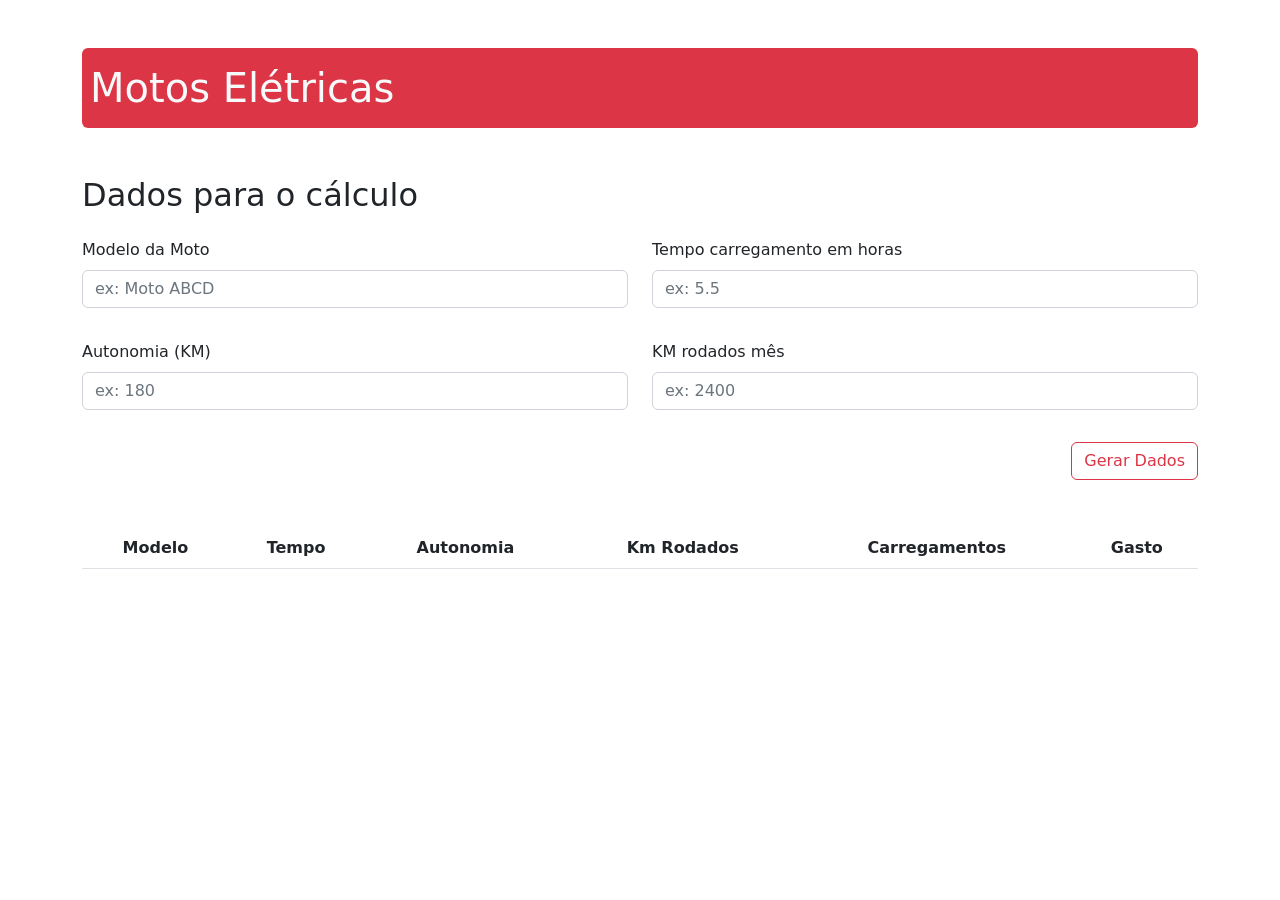
<file: motos-forms/Ex-01/index.html>
<!doctype html>
<html lang="pt-BR">
<head>
    <meta charset="utf-8">
    <meta name="viewport" content="width=device-width, initial-scale=1">
    <title>Exercício de erros</title>   
    <link rel="stylesheet" href="./css/bootstrap.min.css">
</head>

<body>
    <div class="container mt-5">
        <h1 class="display-6 my-5 py-3 px-2 bg-danger text-light rounded">Motos Elétricas</h1>

        <h2 class="mt-4">Dados para o cálculo</h2>
        <form id="dadosMoto" method="get" action="">
            <div class="row mb-3">

                <div class="col-md-6 my-3">
                    <label for="modeloMoto" class="form-label">Modelo da Moto</label>
                    <input type="text" class="form-control" id="modeloMoto" name="modeloMoto" placeholder="ex: Moto ABCD">
                </div>

                <div class="col-md-6 my-3">
                    <label for="tempoCarregamento" class="form-label">Tempo carregamento em horas</label>
                    <input type="text" class="form-control" id="tempoCarregamento" name="tempoCarregamento" placeholder="ex: 5.5">
                </div>

                <div class="col-md-6 my-3">
                    <label for="autonomiaKM" class="form-label">Autonomia (KM)</label>
                    <input type="text" class="form-control" id="autonomiaKM" name="autonomiaKM" placeholder="ex: 180">
                </div>

                <div class="col-md-6 my-3">
                    <label for="kmRodado" class="form-label">KM rodados mês</label>
                    <input type="text" class="form-control" id="kmRodado" name="kmRodado" placeholder="ex: 2400">
                </div>
            </div>

            <div class="d-flex align-items-center justify-content-end">
                <button type="submit" class="btn btn-outline-danger">Gerar Dados</button>
            </div>
        </form>

        <div class="table-responsive my-5">
            <table class="table text-center" id="dadosMotoTable">
                <thead>
                    <tr>
                        <th>Modelo</th>
                        <th>Tempo</th>
                        <th>Autonomia</th>
                        <th>Km Rodados</th>
                        <th>Carregamentos</th>
                        <th>Gasto</th>
                    </tr>
                </thead>
                <tbody id="motosTable"></tbody>
            </table>
        </div>
    </div>    

    <script type="module" src="./js/montarTabela.js"></script>
</body>
</html>
</file>
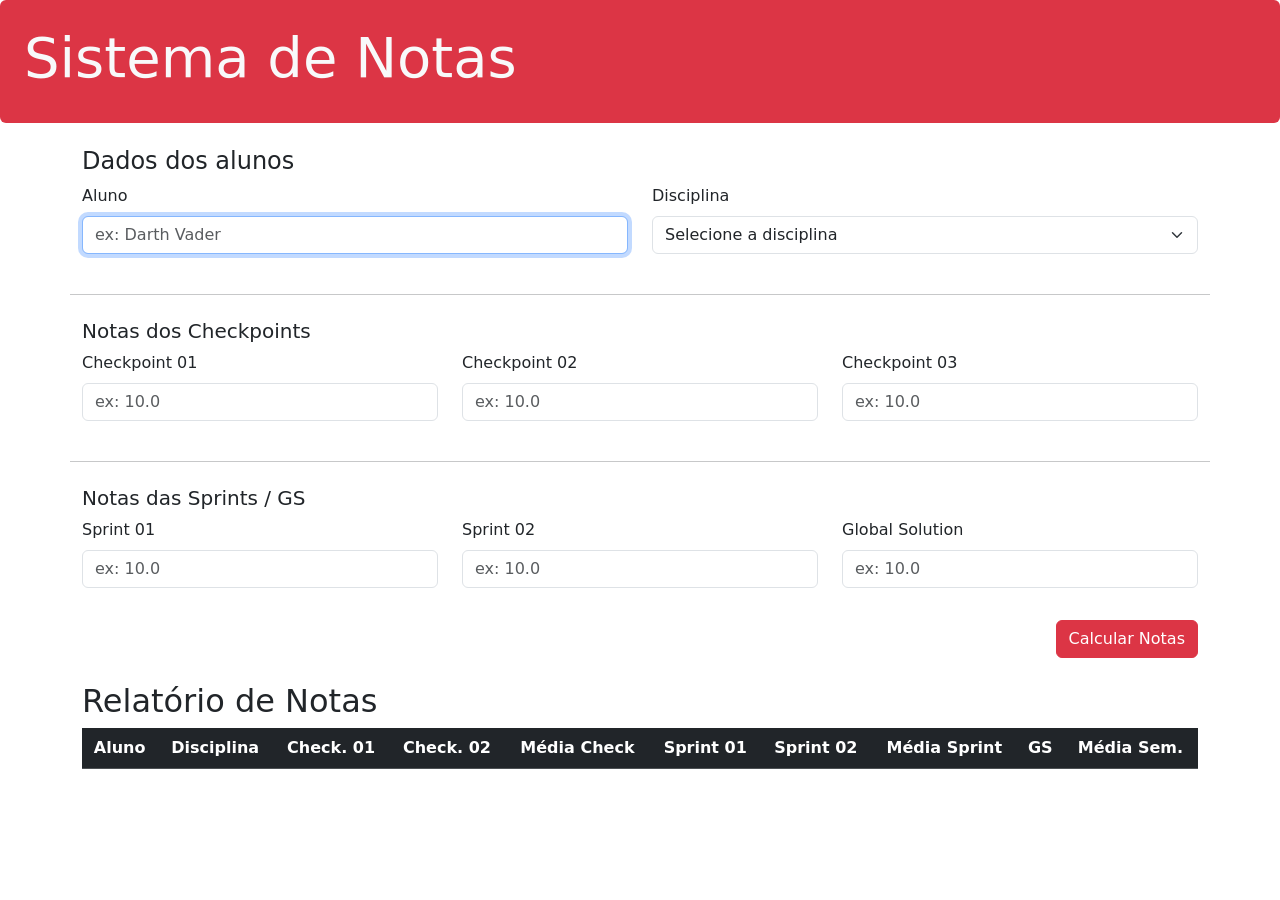
<file: calcular-notas/notas.html>
<!DOCTYPE html>
<html lang="pt-br">

<head>
    <meta charset="UTF-8">
    <meta name="viewport" content="width=device-width, initial-scale=1.0">
    <title>Sistema de Notas</title>

    <!-- link para o BootStrap -->
    <link href="https://cdn.jsdelivr.net/npm/bootstrap@5.1.0/dist/css/bootstrap.min.css" rel="stylesheet"
        integrity="sha384-KyZXEAg3QhqLMpG8r+8fhAXLRk2vvoC2f3B09zVXn8CA5QIVfZOJ3BCsw2P0p/We" crossorigin="anonymous">
</head>

<body>
    <div class="bg-danger p-4 rounded">
        <h1 class="display-4 text-light">Sistema de Notas</h1>
    </div>


    <div class="container">
        <form class="dados" id="dados" method="get" action="">
            <div></div>
            <h4 class="mt-4">Dados dos alunos</h4>
            <div class="row mb-3">
                <div class="col-md-6 mb-3">
                    <label for="nomeAluno" class="form-label">Aluno</label>
                    <input type="text" class="form-control" id="nomeAluno" name="nomeAluno"
                        placeholder="ex: Darth Vader" required autofocus>
                </div>
               

                <div class="col-md-6 mb-3">
                    <label for="disciplina" class="form-label">Disciplina</label>
                    <select id="disciplina" class="form-select" required>
                        <option value="0">Selecione a disciplina</option>
                        <option value="AOC">Arq. Org. Computadores</option>
                        <option value="LND">Lab. Neg. Digitais</option>
                        <option value="LP">Lab. Programação</option>
                        <option value="RDP">Res. Dif. Problemas</option>
                        <option value="SCD">Sen. Cir. Digitais</option>
                        <option value="SIE">Sto. Ins. Empreendedora</option>
                        <option value="WFD">Web. Front-end Developer</option>
                    </select>
                </div>

                <hr class="my-4">
                <h5>Notas dos Checkpoints</h5>
                <div class="col-md-4 mb-3">
                    <label for="ckp01" class="form-label">Checkpoint 01</label>
                    <input type="text" class="form-control" id="ckp01" name="ckp01" placeholder="ex: 10.0" required>
                </div>

                <div class="col-md-4 mb-3">
                    <label for="ckp02" class="form-label">Checkpoint 02</label>
                    <input type="text" class="form-control" id="ckp02" name="ckp02" placeholder="ex: 10.0" required>
                </div>

                <div class="col-md-4 mb-3">
                    <label for="ckp03" class="form-label">Checkpoint 03</label>
                    <input type="text" class="form-control" id="ckp03" name="ckp03" placeholder="ex: 10.0" required>
                </div>

                <hr class="my-4">

                <h5>
                    Notas das Sprints / GS
                </h5>
                <div class="col-md-4 mb-3">
                    <label for="sprint01" class="form-label">Sprint 01</label>
                    <input type="text" class="form-control" id="sprint01" name="sprint01" placeholder="ex: 10.0"
                        required>
                </div>

                <div class="col-md-4 mb-3">
                    <label for="sprint02" class="form-label">Sprint 02</label>
                    <input type="text" class="form-control" id="sprint02" name="sprint02" placeholder="ex: 10.0"
                        required>
                </div>
                
                <div class="col-md-4 mb-3">
                    <label for="globalSolution" class="form-label">Global Solution</label>
                    <input type="text" class="form-control" id="globalSolution" name="globalSolution" placeholder="ex: 10.0"
                        required>
                </div>

            </div>
            <div class="d-flex justify-content-end mt-3">
                <button type="submit" class="btn btn-danger">Calcular Notas</button>
            </div>
        </form>         

        <div class="my-4">
            <h2>Relatório de Notas</h2>
            <table id="resumo" class="table table-hover text-center">
                <thead class="table-dark">
                    <tr id="cabecalho">
                        <th class="th-cabecalho">Aluno</th>
                        <th class="th-cabecalho">Disciplina</th>
                        <th class="th-cabecalho">Check. 01</th>
                        <th class="th-cabecalho">Check. 02</th>
                        <th class="th-cabecalho">Média Check</th>
                        <th class="th-cabecalho">Sprint 01</th>
                        <th class="th-cabecalho">Sprint 02</th>
                        <th class="th-cabecalho">Média Sprint</th>
                        <th class="th-cabecalho">GS</th>
                        <th class="th-cabecalho">Média Sem.</th>
                    </tr>
                </thead>
                <tbody class="historico my-5"></tbody>
            </table>
        </div>
    </div>
  <script src="./js/calcularNotas.js"></script>

</body>

</html>
</file>
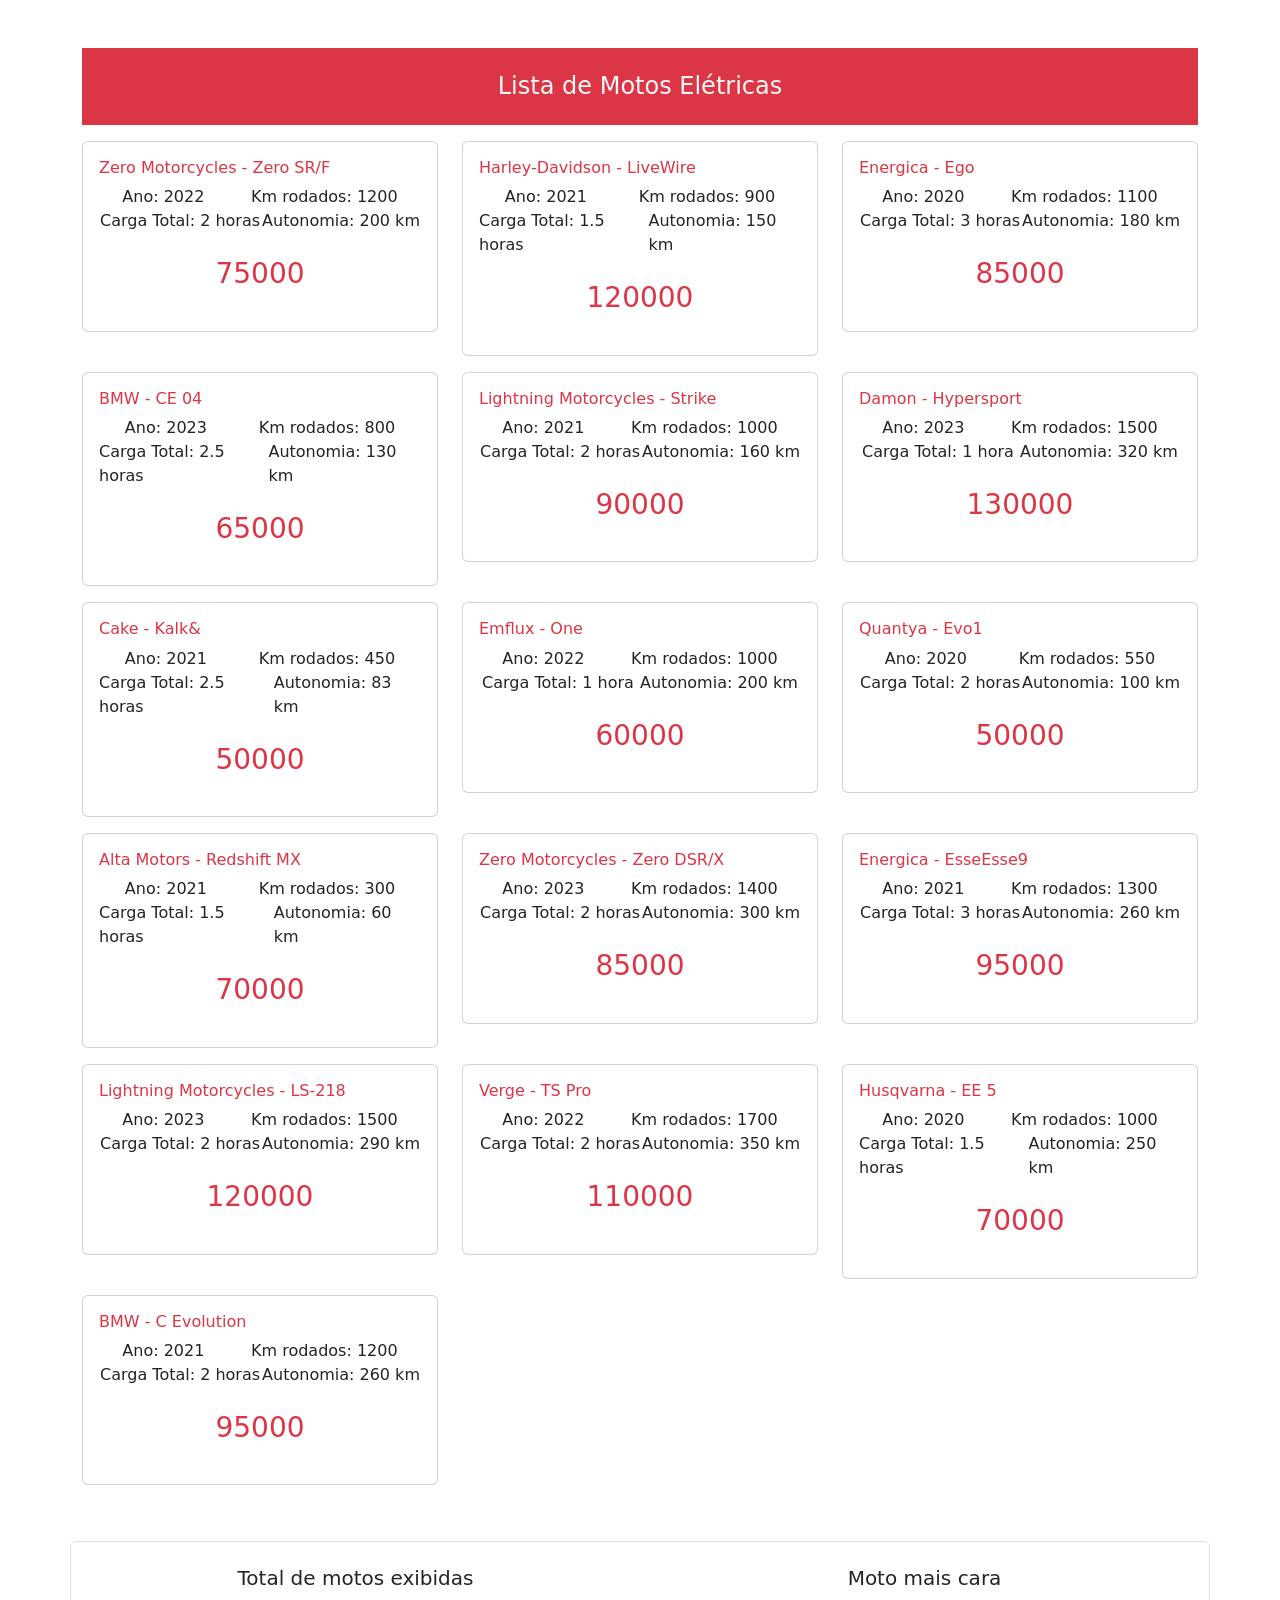
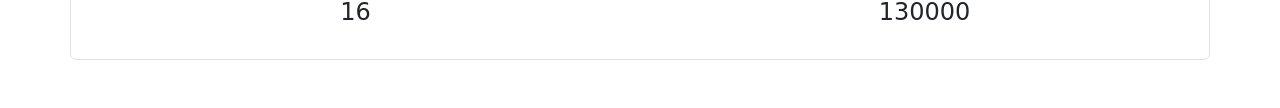
<file: motos-forms/Ex-02/ex02.html>
<!doctype html>
<html lang="pt-BR">

<head>
    <meta charset="utf-8">
    <meta name="viewport" content="width=device-width, initial-scale=1">
    <title>Exercício de erros</title>

    <!-- Link CSS BS - NÃO APAGAR -->
    <link rel="stylesheet" href="./css/bootstrap.min.css">
</head>

<body>
    <div class="container my-5">
        <h4 class="text-center bg-danger text-light m-0 py-4">
            Lista de Motos Elétricas
        </h4>

        <div class="row mt-2 mb-5" id="listaMotos"></div>

        <div class="row my-5 border rounded">
            <div class="col-md-6 text-center my-3 rounded p-2">
                <h5>Total de motos exibidas</h5>
                <h4 id="totalMoto"></h4>
            </div>
            <div class="col-md-6 text-center my-3 rounded p-2">
                <h5>Moto mais cara</h5>
                <h4 id="motoCaro"></h4>
            </div>
        </div>
    </div>

    <script type="module"  src="./js/ex02.js"></script>

</body>

</html>
</file>
<file: ex-grid-hotel/css/style.css>
/* Fonte e reset */
* {
  margin: 0;
  padding: 0;
  box-sizing: border-box;
}

body {
  font-family: 'Catamaran', sans-serif;
  background: #111;
  color: #fff;
}

.container {
  display: grid;
  grid-template-columns: repeat(4, 1fr); /* CRIAR A QUANTIDADE DE COLUNAS (REPETIU 4X DE COLUNAS DE 1 FRAÇÃO DO ESPAÇO */
  grid-auto-rows: minmax(150px, auto); /* DEFINE A ALTURA PADRÃO DAS LINHAS QUE SÃO GERADAS AUTOMATICAMENTE PELO GRID */
  gap: 10px;
  padding: 10px;
  background-color: #fff;
}

.box {
  display: flex;
  align-items: center;
  justify-content: center;
  flex-direction: column; /* DEIXAR AS BOX EM COLUNAS */
  color: #f1eeee;
  background-size: cover; /* SERVE PARA DEIXAR A IMAGEM DO TAMANHO CERTO DENTRO DA BOX */
  border-radius: 5px;
}


.container :hover{
  scale: 1.1;
  transition: 0.8s;
}
.span-col {
  grid-column: span 2; /* 2 COLUNAS */
}

.span-row {
  grid-row: span 2; /* 2 LINHAS */
}

.bg1 {
  background-image: url(../images/bg1.jpg); /* SEPRE COLOCAR ../ PARA APARECER AS IMAGENS QUE ESTAO NA PASTA */
}

.bg2 {
  background-image: url(../images/bg2.jpg); 
}

.bg3 {
  background-image: url(../images/bg3.jpg); 
}

.bg4 {
  background-image: url(../images/bg4.jpg); 

}
</file>
<file: landing-page-XYS/css/styles.css>
:root {
    --altura-menu: 6.5em;
    --cor-menu-1: #000000;
    --cor-menu-2: #ffffff;
    --cor-azul: #095ca0;
    --cor-cinza: rgb(139, 138, 138);
}

* {
    margin: 0;
    padding: 0;
    box-sizing: border-box;
    font-family: "Montserrat", sans-serif;
    font-weight: 400;
    font-style: normal;
}

.cabecalho {
    width: 100%;
    height: var(--altura-menu);
    padding: 0 20px 0 50px;
    color: var(--cor-menu-1);
    display: flex;
    flex-wrap: wrap;
    justify-content: space-between;
    align-items: center;
}

.logo {
    display: flex;
    font-size: 1.3rem;
}

.SYS {
    color: var(--cor-menu-2);
    background-color: var(--cor-menu-1);
}

.menu ul {
    list-style: none;
    display: flex;
    gap: 50px;
    padding-right: 70px;
}

.menu a {
    text-decoration: none;
    color: var(--cor-menu-1);
    font-size: 1.1rem;
}

.container {
    background-color: chartreuse;
    width: 90%;
    margin: 0 auto;
    height: 70vh;
    background-image: url(../images/banner.jpg);
    background-repeat: no-repeat;
    background-size: 100% 100%;
    background-position: center;
    display: flex;
    align-items: center;
}


.texts {
    padding-left: 90px;
    display: flex;
    flex-direction: column;
}

.texts h1 {
    color: var(--cor-azul);
    font-size: 6rem;
    font-weight: 600;
}

.texts h2 {
    font-size: 2rem;
    font-weight: 600;
}

.texts h4 {
    font-size: 1.9rem;
    font-weight: 500;
    color: var(--cor-cinza);
}


.hero {
    width: 90%;
    margin: 0 auto;
    padding: 20px 30px;
    display: flex;
    align-items: center;
    gap: 80px;
}

.hero div {
    display: flex;
flex-direction: column;
align-items: flex-start;
gap:20px;
}

.hero h3{
    font-size: 1.5rem;
    font-weight:600;
}

.hero p{
    color: var(--cor-cinza);
    font-weight: 400;
}
.hero a{
text-decoration: none;
font-size: 1.2rem;
color: var(--cor-azul);
}
</file>
<file: catalogo-moveis/05-exercicio/css/styles.css>
* {
    margin: 0;
    padding: 0;
    box-sizing: border-box;
}

:root {
    --color-light-700: #e0dede;
    --color-light-500: #f9f9f9;
    --color-light-300: #cccccc;
    --gradient: linear-gradient(45deg,
            hsl(240deg 19% 17%) 0%,
            hsl(284deg 16% 21%) 9%,
            hsl(326deg 17% 26%) 33%,
            hsl(348deg 19% 33%) 62%,
            hsl(7deg 19% 38%) 80%,
            hsl(21deg 22% 41%) 90%,
            hsl(35deg 20% 44%) 96%,
            hsl(55deg 15% 47%) 100%);
}

html {
    font-size: 62.5%;
}

body {
    font-size: 1.6rem;
    font-family: calibri;
    background-color: var(--color-light-500);
}

header {
    text-align: center;
    padding-block: 2rem;
    background-color: var(--color-light-700);
    border-bottom: 1px solid var(--color-light-300x);
}

main {
    max-width: 132rem;
    margin-inline: auto;
}

.product-grid {
    display: grid;
    grid-template-columns: repeat(4, minmax(auto, 1fr));
    padding: 2rem;
    gap: 1rem;
}

.product-item {
    background-image: var(--gradient);
    color: var(--color-light-300);
    border-radius: .5rem;
    text-align: center;
    display: flex;
    flex-direction: column;
    justify-content: center;
    align-items: center;
    overflow: hidden;
    padding-block: 2rem;
}

.product-item img {
    transition: .5s;
    max-width: 70%;
    margin-bottom: 2rem;
}

.product-item:hover img {
    scale: 1.2;
}

.product-item p {
    font-weight: 600;
    font-size: 2rem;
}

.product-item div {
    display: flex;
    justify-content: space-evenly;
    width: 100%;
}

/* regras para o span */

.row-span {
    grid-row: span 2;
}

.col-span {
    grid-column: span 2;
}

footer{
    text-align: center;
    background-color: var(--color-light-300);
    padding: 15px;
    font-size: 2.2rem;
}


@media(width <=1024px) {
    .product-grid {
        grid-template-columns: repeat(2, minmax(auto, 1fr));
    }

    .col-span {
        grid-column: span 1;
    }
}

@media(width <= 650px){
     .product-grid {
        grid-template-columns: 1fr;
    }

}
</file>
